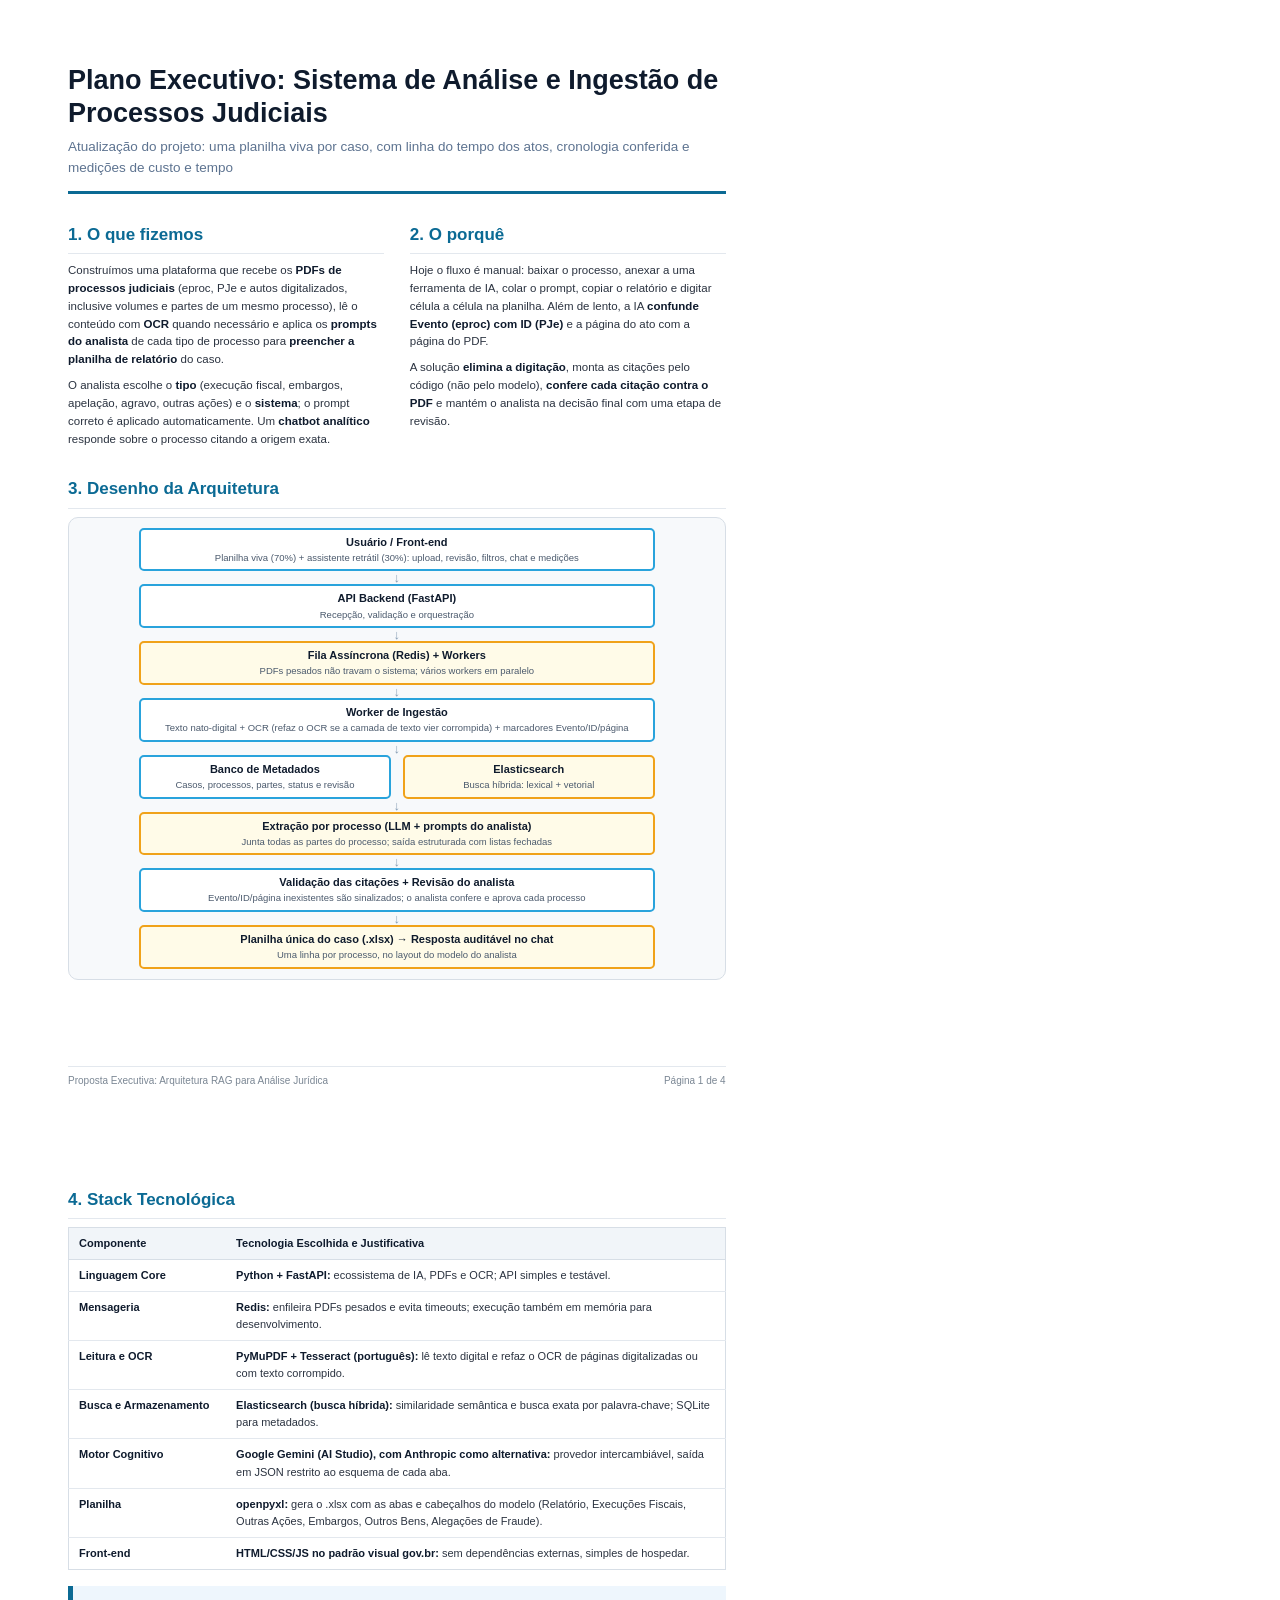
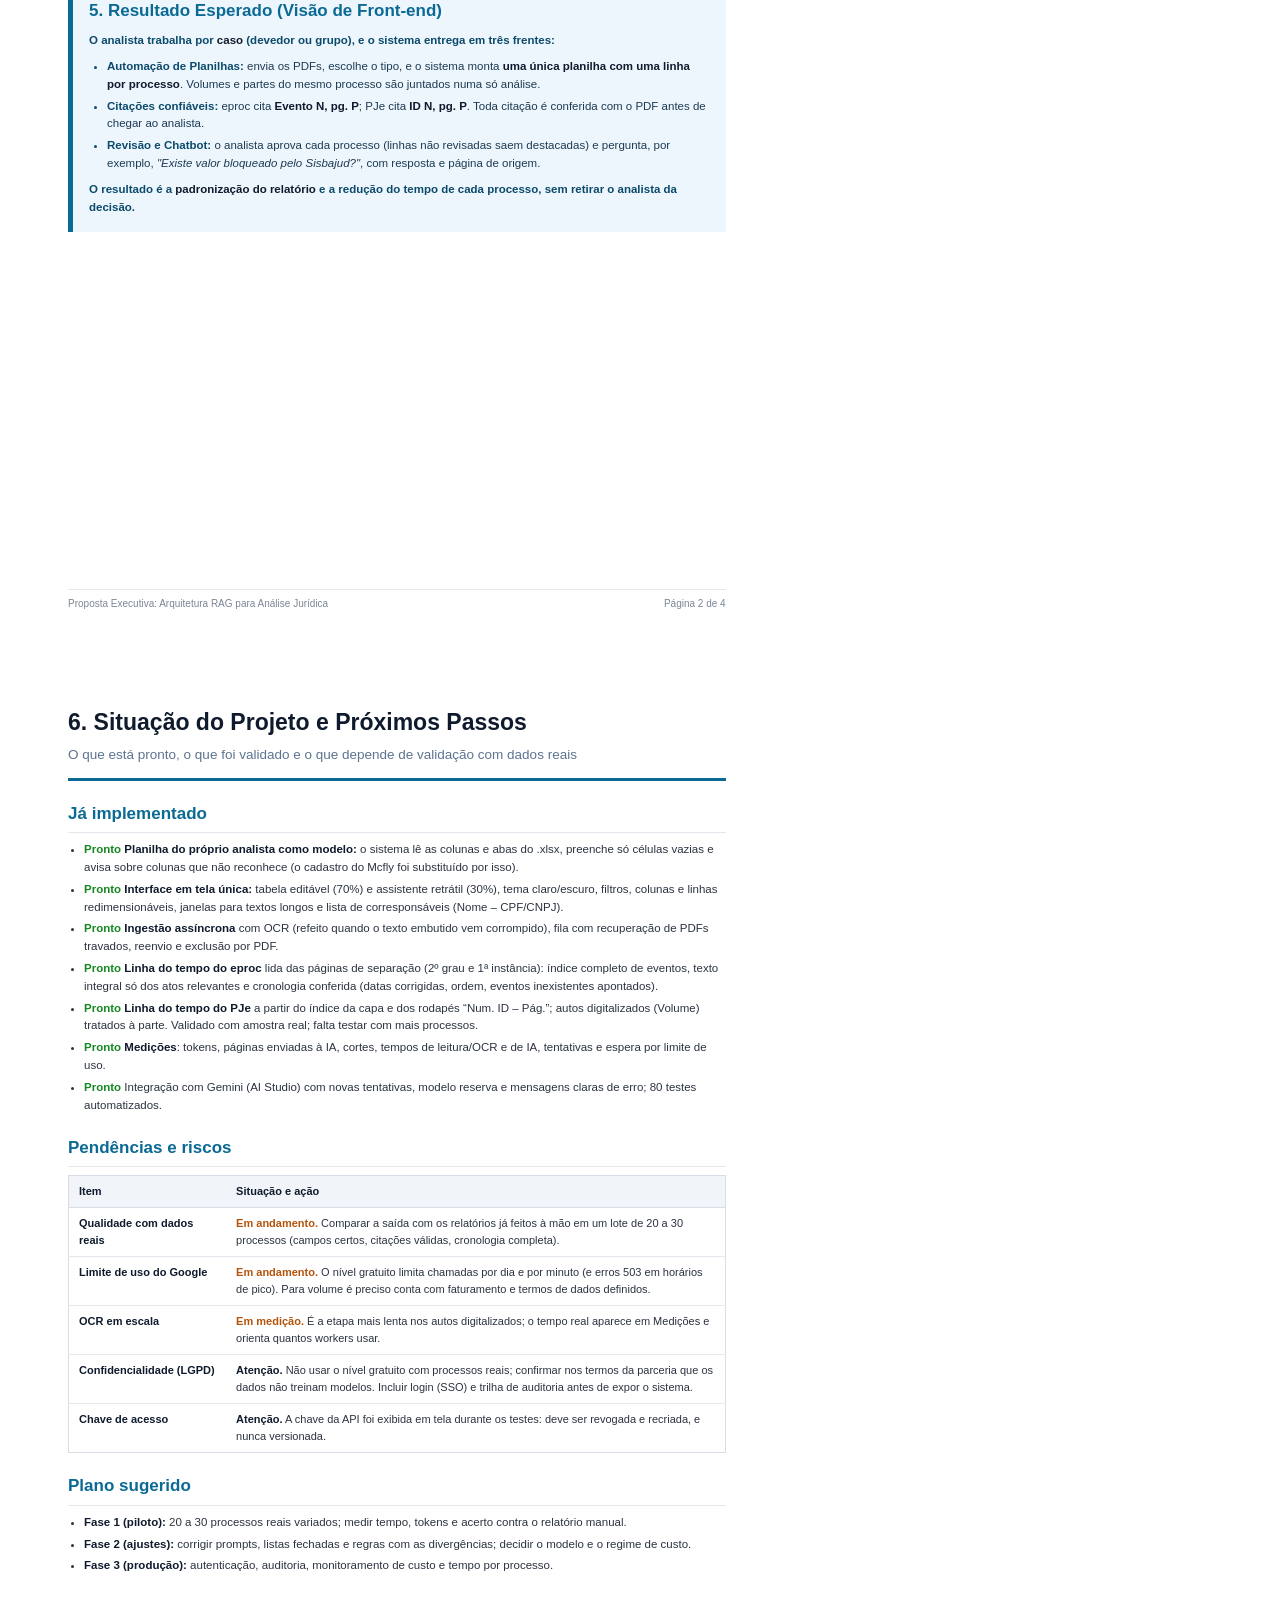
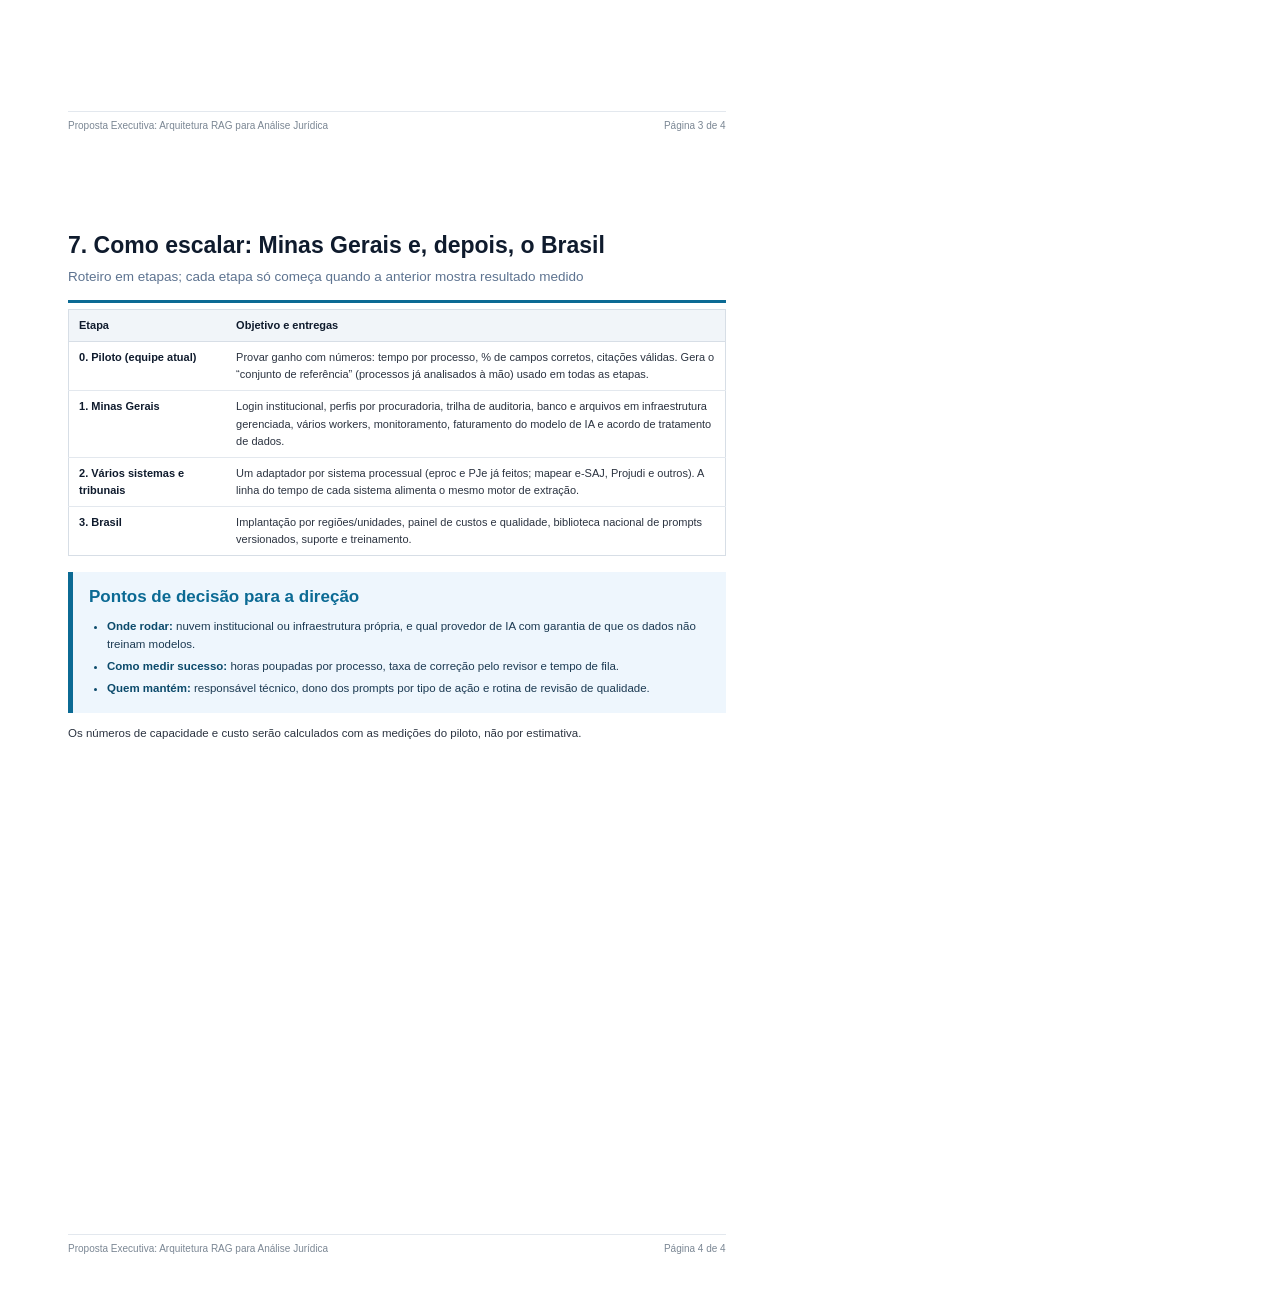
<file: docs/apresentacao.html>
<!doctype html>
<html lang="pt-BR"><head><meta charset="utf-8"><title>Plano Executivo: Sistema de Análise e Ingestão de Processos Judiciais</title>
<style>
@page{size:A4;margin:0}
*{box-sizing:border-box}
body{margin:0;font-family:Helvetica,Arial,sans-serif;color:#2b3340;font-size:11.5px;line-height:1.55}
.page{width:210mm;height:297mm;padding:17mm 18mm 14mm;position:relative;page-break-after:always;overflow:hidden}
.page:last-child{page-break-after:auto}
h1{font-size:27px;line-height:1.2;color:#0f1b2d;margin:0 0 8px}
.sub{color:#5d7390;font-size:13.5px;margin:0 0 14px;padding-bottom:12px;border-bottom:3px solid #0b6a94}
h2{font-size:17px;color:#0b6a94;margin:20px 0 8px;padding-bottom:5px;border-bottom:1px solid #e3e8ee}
.cols{display:grid;grid-template-columns:1fr 1fr;gap:26px}
.cols h2{margin-top:14px}
p{margin:0 0 8px}
b{color:#0f1b2d}
.diagram{background:#f7f9fb;border:1px solid #d7dee6;border-radius:10px;padding:10px 70px}
.box{border:2px solid #29a3dc;border-radius:5px;background:#fff;text-align:center;padding:4px 10px;font-weight:700;color:#0f1b2d;font-size:11px}
.box small{display:block;font-weight:400;color:#4b5a6d;font-size:9.5px}
.box.y{background:#fffbe8;border-color:#f0a21a}
.arrow{text-align:center;color:#8aa0b6;font-size:13px;line-height:11px;margin:1px 0}
.two{display:grid;grid-template-columns:1fr 1fr;gap:12px}
table{width:100%;border-collapse:collapse;border:1px solid #d7dee6;font-size:11px}
th{background:#f1f5f9;text-align:left;padding:7px 10px;color:#0f1b2d;border-bottom:1px solid #d7dee6}
td{padding:7px 10px;border-top:1px solid #e3e8ee;vertical-align:top}
td:first-child{font-weight:700;color:#0f1b2d;width:24%}
.result{background:#eef6fd;border-left:5px solid #0b6a94;padding:12px 16px 8px;margin-top:16px}
.result h2{border:0;margin:0 0 8px;padding:0}
.result p,.result li{color:#0b4a6b;font-weight:700}
.result ul{margin:4px 0 8px 18px;padding:0}
.result li{margin-bottom:4px}
.result li span{font-weight:400;color:#1c3a52}
.ok{color:#168821;font-weight:700}.wip{color:#b45309;font-weight:700}
ul.t{margin:0 0 8px 16px;padding:0}ul.t li{margin-bottom:4px}
.foot{position:absolute;left:18mm;right:18mm;bottom:9mm;border-top:1px solid #e3e8ee;padding-top:6px;display:flex;justify-content:space-between;color:#7b8794;font-size:10px}
</style></head><body>

<!-- ================= PÁGINA 1 ================= -->
<section class="page">
<h1>Plano Executivo: Sistema de Análise e Ingestão de Processos Judiciais</h1>
<p class="sub">Atualização do projeto: uma planilha viva por caso, com linha do tempo dos atos, cronologia conferida e medições de custo e tempo</p>

<div class="cols">
<div><h2>1. O que fizemos</h2>
<p>Construímos uma plataforma que recebe os <b>PDFs de processos judiciais</b> (eproc, PJe e autos digitalizados, inclusive volumes e partes de um mesmo processo), lê o conteúdo com <b>OCR</b> quando necessário e aplica os <b>prompts do analista</b> de cada tipo de processo para <b>preencher a planilha de relatório</b> do caso.</p>
<p>O analista escolhe o <b>tipo</b> (execução fiscal, embargos, apelação, agravo, outras ações) e o <b>sistema</b>; o prompt correto é aplicado automaticamente. Um <b>chatbot analítico</b> responde sobre o processo citando a origem exata.</p></div>
<div><h2>2. O porquê</h2>
<p>Hoje o fluxo é manual: baixar o processo, anexar a uma ferramenta de IA, colar o prompt, copiar o relatório e digitar célula a célula na planilha. Além de lento, a IA <b>confunde Evento (eproc) com ID (PJe)</b> e a página do ato com a página do PDF.</p>
<p>A solução <b>elimina a digitação</b>, monta as citações pelo código (não pelo modelo), <b>confere cada citação contra o PDF</b> e mantém o analista na decisão final com uma etapa de revisão.</p></div>
</div>

<h2>3. Desenho da Arquitetura</h2>
<div class="diagram">
<div class="box">Usuário / Front-end<small>Planilha viva (70%) + assistente retrátil (30%): upload, revisão, filtros, chat e medições</small></div><div class="arrow">↓</div>
<div class="box">API Backend (FastAPI)<small>Recepção, validação e orquestração</small></div><div class="arrow">↓</div>
<div class="box y">Fila Assíncrona (Redis) + Workers<small>PDFs pesados não travam o sistema; vários workers em paralelo</small></div><div class="arrow">↓</div>
<div class="box">Worker de Ingestão<small>Texto nato-digital + OCR (refaz o OCR se a camada de texto vier corrompida) + marcadores Evento/ID/página</small></div><div class="arrow">↓</div>
<div class="two">
<div class="box">Banco de Metadados<small>Casos, processos, partes, status e revisão</small></div>
<div class="box y">Elasticsearch<small>Busca híbrida: lexical + vetorial</small></div></div>
<div class="arrow">↓</div>
<div class="box y">Extração por processo (LLM + prompts do analista)<small>Junta todas as partes do processo; saída estruturada com listas fechadas</small></div><div class="arrow">↓</div>
<div class="box">Validação das citações + Revisão do analista<small>Evento/ID/página inexistentes são sinalizados; o analista confere e aprova cada processo</small></div><div class="arrow">↓</div>
<div class="box y">Planilha única do caso (.xlsx) → Resposta auditável no chat<small>Uma linha por processo, no layout do modelo do analista</small></div>
</div>
<div class="foot"><span>Proposta Executiva: Arquitetura RAG para Análise Jurídica</span><span>Página 1 de 4</span></div>
</section>

<!-- ================= PÁGINA 2 ================= -->
<section class="page">
<h2 style="margin-top:0">4. Stack Tecnológica</h2>
<table>
<tr><th>Componente</th><th>Tecnologia Escolhida e Justificativa</th></tr>
<tr><td>Linguagem Core</td><td><b>Python + FastAPI:</b> ecossistema de IA, PDFs e OCR; API simples e testável.</td></tr>
<tr><td>Mensageria</td><td><b>Redis:</b> enfileira PDFs pesados e evita timeouts; execução também em memória para desenvolvimento.</td></tr>
<tr><td>Leitura e OCR</td><td><b>PyMuPDF + Tesseract (português):</b> lê texto digital e refaz o OCR de páginas digitalizadas ou com texto corrompido.</td></tr>
<tr><td>Busca e Armazenamento</td><td><b>Elasticsearch (busca híbrida):</b> similaridade semântica e busca exata por palavra-chave; SQLite para metadados.</td></tr>
<tr><td>Motor Cognitivo</td><td><b>Google Gemini (AI Studio), com Anthropic como alternativa:</b> provedor intercambiável, saída em JSON restrito ao esquema de cada aba.</td></tr>
<tr><td>Planilha</td><td><b>openpyxl:</b> gera o .xlsx com as abas e cabeçalhos do modelo (Relatório, Execuções Fiscais, Outras Ações, Embargos, Outros Bens, Alegações de Fraude).</td></tr>
<tr><td>Front-end</td><td><b>HTML/CSS/JS no padrão visual gov.br:</b> sem dependências externas, simples de hospedar.</td></tr>
</table>

<div class="result">
<h2>5. Resultado Esperado (Visão de Front-end)</h2>
<p>O analista trabalha por <b>caso</b> (devedor ou grupo), e o sistema entrega em três frentes:</p>
<ul>
<li>Automação de Planilhas: <span>envia os PDFs, escolhe o tipo, e o sistema monta <b>uma única planilha com uma linha por processo</b>. Volumes e partes do mesmo processo são juntados numa só análise.</span></li>
<li>Citações confiáveis: <span>eproc cita <b>Evento N, pg. P</b>; PJe cita <b>ID N, pg. P</b>. Toda citação é conferida com o PDF antes de chegar ao analista.</span></li>
<li>Revisão e Chatbot: <span>o analista aprova cada processo (linhas não revisadas saem destacadas) e pergunta, por exemplo, <i>"Existe valor bloqueado pelo Sisbajud?"</i>, com resposta e página de origem.</span></li>
</ul>
<p>O resultado é a <b>padronização do relatório</b> e a redução do tempo de cada processo, sem retirar o analista da decisão.</p>
</div>
<div class="foot"><span>Proposta Executiva: Arquitetura RAG para Análise Jurídica</span><span>Página 2 de 4</span></div>
</section>

<!-- ================= PÁGINA 3 ================= -->
<section class="page">
<h1 style="font-size:23px">6. Situação do Projeto e Próximos Passos</h1>
<p class="sub" style="margin-bottom:6px">O que está pronto, o que foi validado e o que depende de validação com dados reais</p>

<h2>Já implementado</h2>
<ul class="t">
<li><span class="ok">Pronto</span> <b>Planilha do próprio analista como modelo:</b> o sistema lê as colunas e abas do .xlsx, preenche só células vazias e avisa sobre colunas que não reconhece (o cadastro do Mcfly foi substituído por isso).</li>
<li><span class="ok">Pronto</span> <b>Interface em tela única:</b> tabela editável (70%) e assistente retrátil (30%), tema claro/escuro, filtros, colunas e linhas redimensionáveis, janelas para textos longos e lista de corresponsáveis (Nome – CPF/CNPJ).</li>
<li><span class="ok">Pronto</span> <b>Ingestão assíncrona</b> com OCR (refeito quando o texto embutido vem corrompido), fila com recuperação de PDFs travados, reenvio e exclusão por PDF.</li>
<li><span class="ok">Pronto</span> <b>Linha do tempo do eproc</b> lida das páginas de separação (2º grau e 1ª instância): índice completo de eventos, texto integral só dos atos relevantes e cronologia conferida (datas corrigidas, ordem, eventos inexistentes apontados).</li>
<li><span class="ok">Pronto</span> <b>Linha do tempo do PJe</b> a partir do índice da capa e dos rodapés “Num. ID – Pág.”; autos digitalizados (Volume) tratados à parte. Validado com amostra real; falta testar com mais processos.</li>
<li><span class="ok">Pronto</span> <b>Medições</b>: tokens, páginas enviadas à IA, cortes, tempos de leitura/OCR e de IA, tentativas e espera por limite de uso.</li>
<li><span class="ok">Pronto</span> Integração com Gemini (AI Studio) com novas tentativas, modelo reserva e mensagens claras de erro; 80 testes automatizados.</li>
</ul>

<h2>Pendências e riscos</h2>
<table>
<tr><th>Item</th><th>Situação e ação</th></tr>
<tr><td>Qualidade com dados reais</td><td><span class="wip">Em andamento.</span> Comparar a saída com os relatórios já feitos à mão em um lote de 20 a 30 processos (campos certos, citações válidas, cronologia completa).</td></tr>
<tr><td>Limite de uso do Google</td><td><span class="wip">Em andamento.</span> O nível gratuito limita chamadas por dia e por minuto (e erros 503 em horários de pico). Para volume é preciso conta com faturamento e termos de dados definidos.</td></tr>
<tr><td>OCR em escala</td><td><span class="wip">Em medição.</span> É a etapa mais lenta nos autos digitalizados; o tempo real aparece em Medições e orienta quantos workers usar.</td></tr>
<tr><td>Confidencialidade (LGPD)</td><td><b>Atenção.</b> Não usar o nível gratuito com processos reais; confirmar nos termos da parceria que os dados não treinam modelos. Incluir login (SSO) e trilha de auditoria antes de expor o sistema.</td></tr>
<tr><td>Chave de acesso</td><td><b>Atenção.</b> A chave da API foi exibida em tela durante os testes: deve ser revogada e recriada, e nunca versionada.</td></tr>
</table>

<h2>Plano sugerido</h2>
<ul class="t">
<li><b>Fase 1 (piloto):</b> 20 a 30 processos reais variados; medir tempo, tokens e acerto contra o relatório manual.</li>
<li><b>Fase 2 (ajustes):</b> corrigir prompts, listas fechadas e regras com as divergências; decidir o modelo e o regime de custo.</li>
<li><b>Fase 3 (produção):</b> autenticação, auditoria, monitoramento de custo e tempo por processo.</li>
</ul>
<div class="foot"><span>Proposta Executiva: Arquitetura RAG para Análise Jurídica</span><span>Página 3 de 4</span></div>
</section>

<!-- ================= PÁGINA 4 ================= -->
<section class="page">
<h1 style="font-size:23px">7. Como escalar: Minas Gerais e, depois, o Brasil</h1>
<p class="sub" style="margin-bottom:6px">Roteiro em etapas; cada etapa só começa quando a anterior mostra resultado medido</p>
<table>
<tr><th>Etapa</th><th>Objetivo e entregas</th></tr>
<tr><td>0. Piloto (equipe atual)</td><td>Provar ganho com números: tempo por processo, % de campos corretos, citações válidas. Gera o “conjunto de referência” (processos já analisados à mão) usado em todas as etapas.</td></tr>
<tr><td>1. Minas Gerais</td><td>Login institucional, perfis por procuradoria, trilha de auditoria, banco e arquivos em infraestrutura gerenciada, vários workers, monitoramento, faturamento do modelo de IA e acordo de tratamento de dados.</td></tr>
<tr><td>2. Vários sistemas e tribunais</td><td>Um adaptador por sistema processual (eproc e PJe já feitos; mapear e-SAJ, Projudi e outros). A linha do tempo de cada sistema alimenta o mesmo motor de extração.</td></tr>
<tr><td>3. Brasil</td><td>Implantação por regiões/unidades, painel de custos e qualidade, biblioteca nacional de prompts versionados, suporte e treinamento.</td></tr>
</table>
<div class="result">
<h2>Pontos de decisão para a direção</h2>
<ul>
<li>Onde rodar: <span>nuvem institucional ou infraestrutura própria, e qual provedor de IA com garantia de que os dados não treinam modelos.</span></li>
<li>Como medir sucesso: <span>horas poupadas por processo, taxa de correção pelo revisor e tempo de fila.</span></li>
<li>Quem mantém: <span>responsável técnico, dono dos prompts por tipo de ação e rotina de revisão de qualidade.</span></li>
</ul>
</div>
<p style="margin-top:12px">Os números de capacidade e custo serão calculados com as medições do piloto, não por estimativa.</p>
<div class="foot"><span>Proposta Executiva: Arquitetura RAG para Análise Jurídica</span><span>Página 4 de 4</span></div>
</section>
</body></html>
</file>
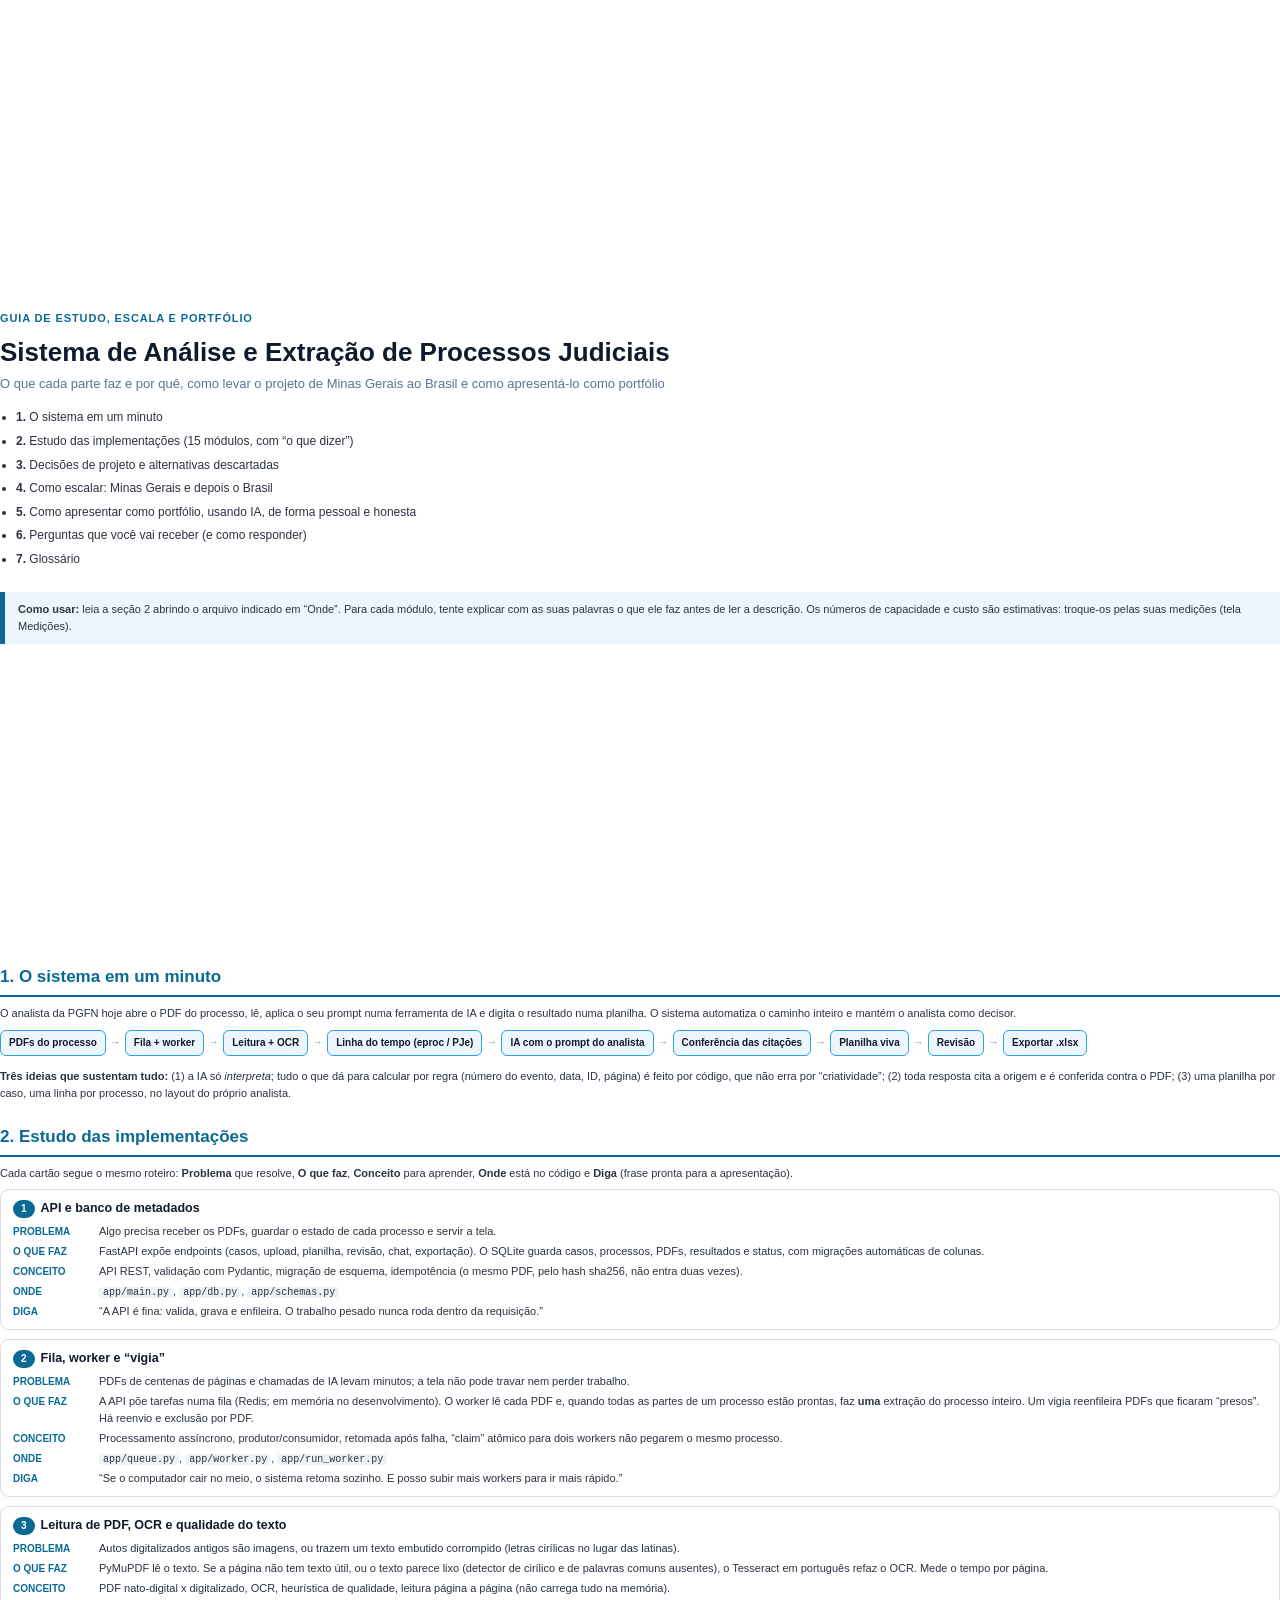
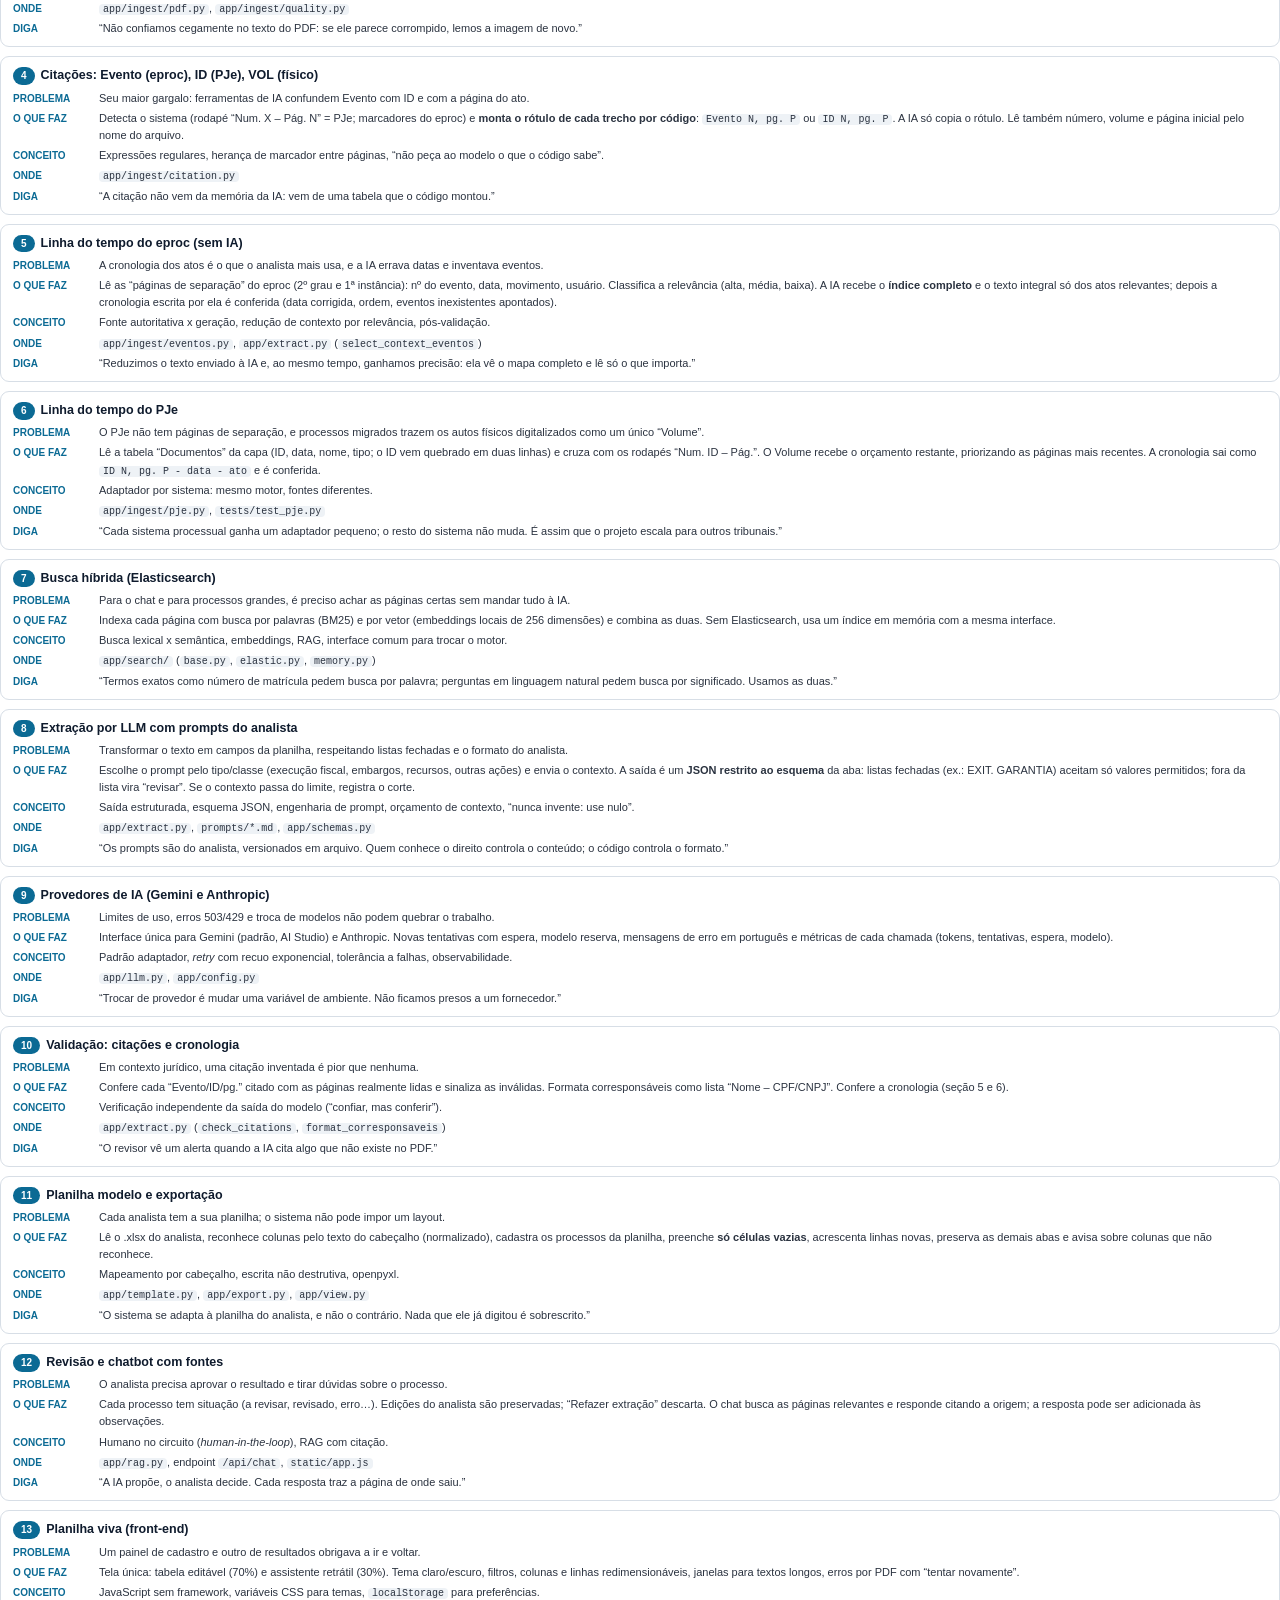
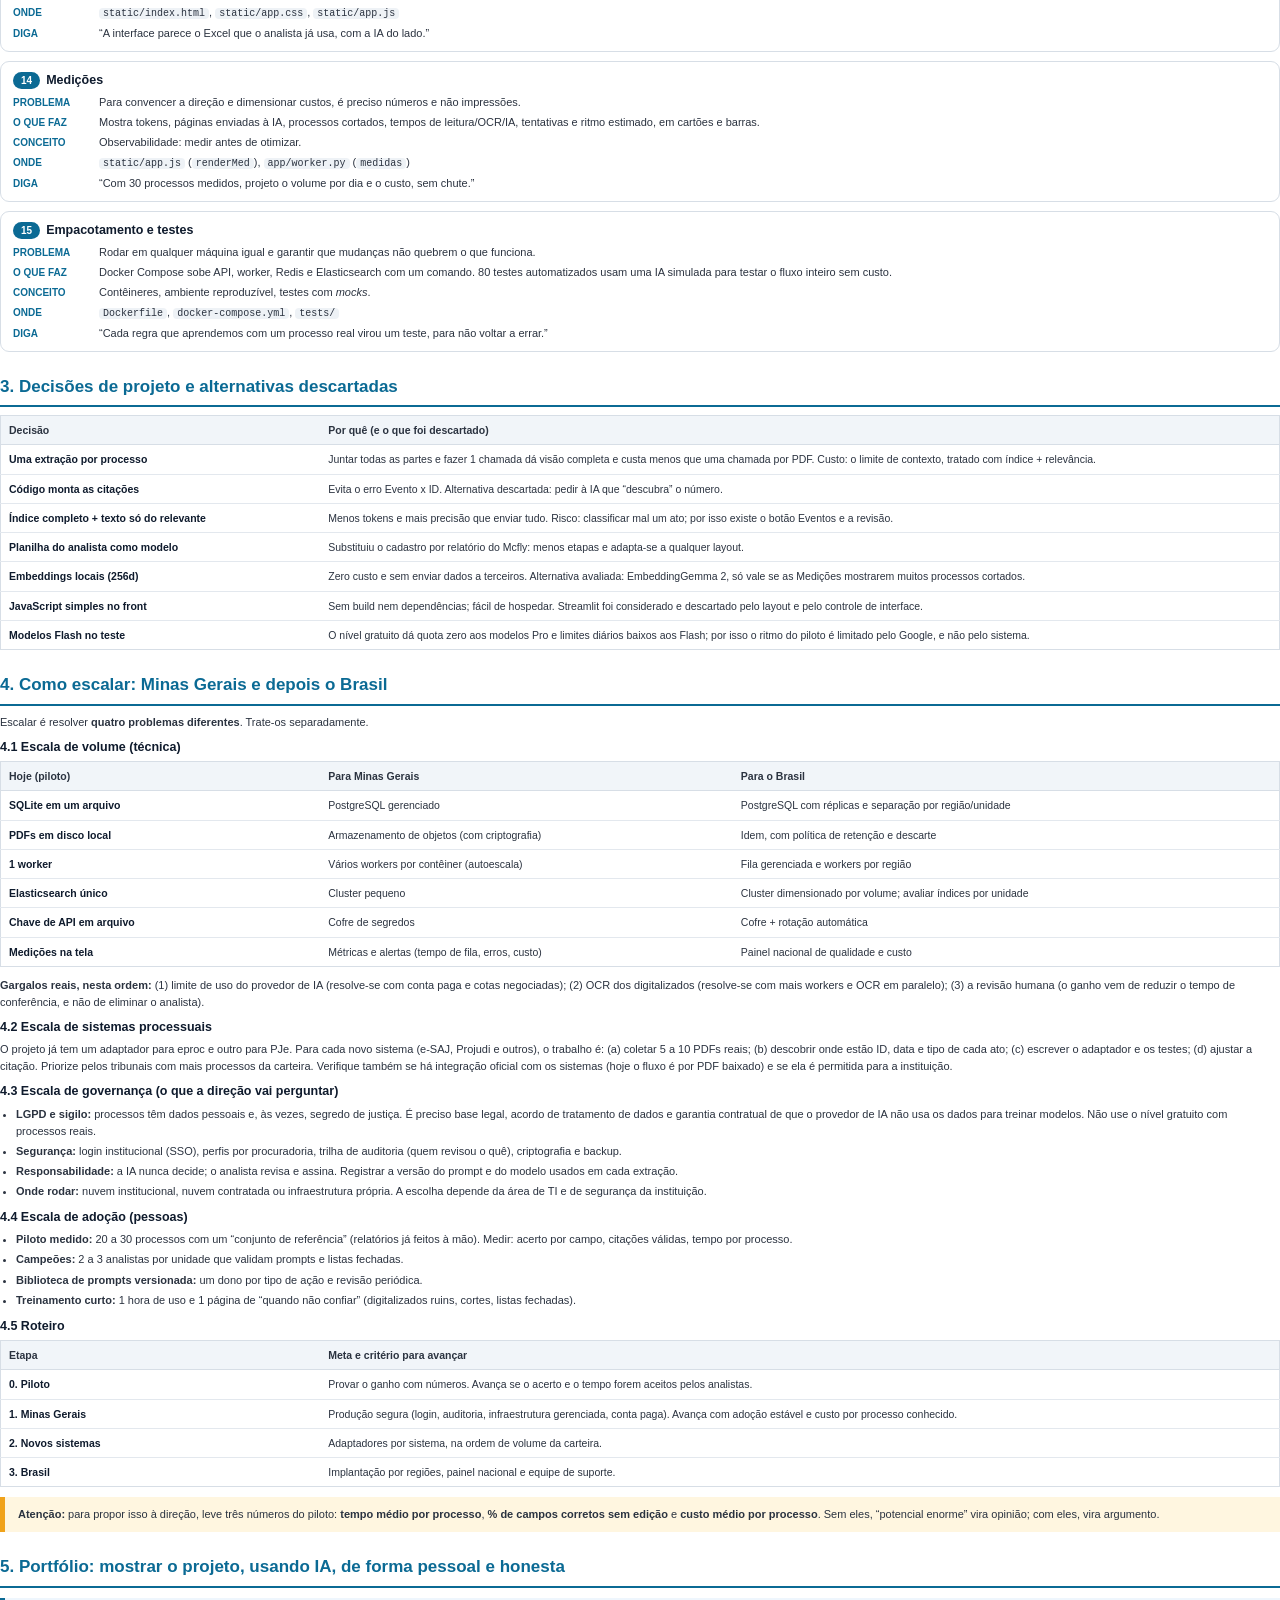
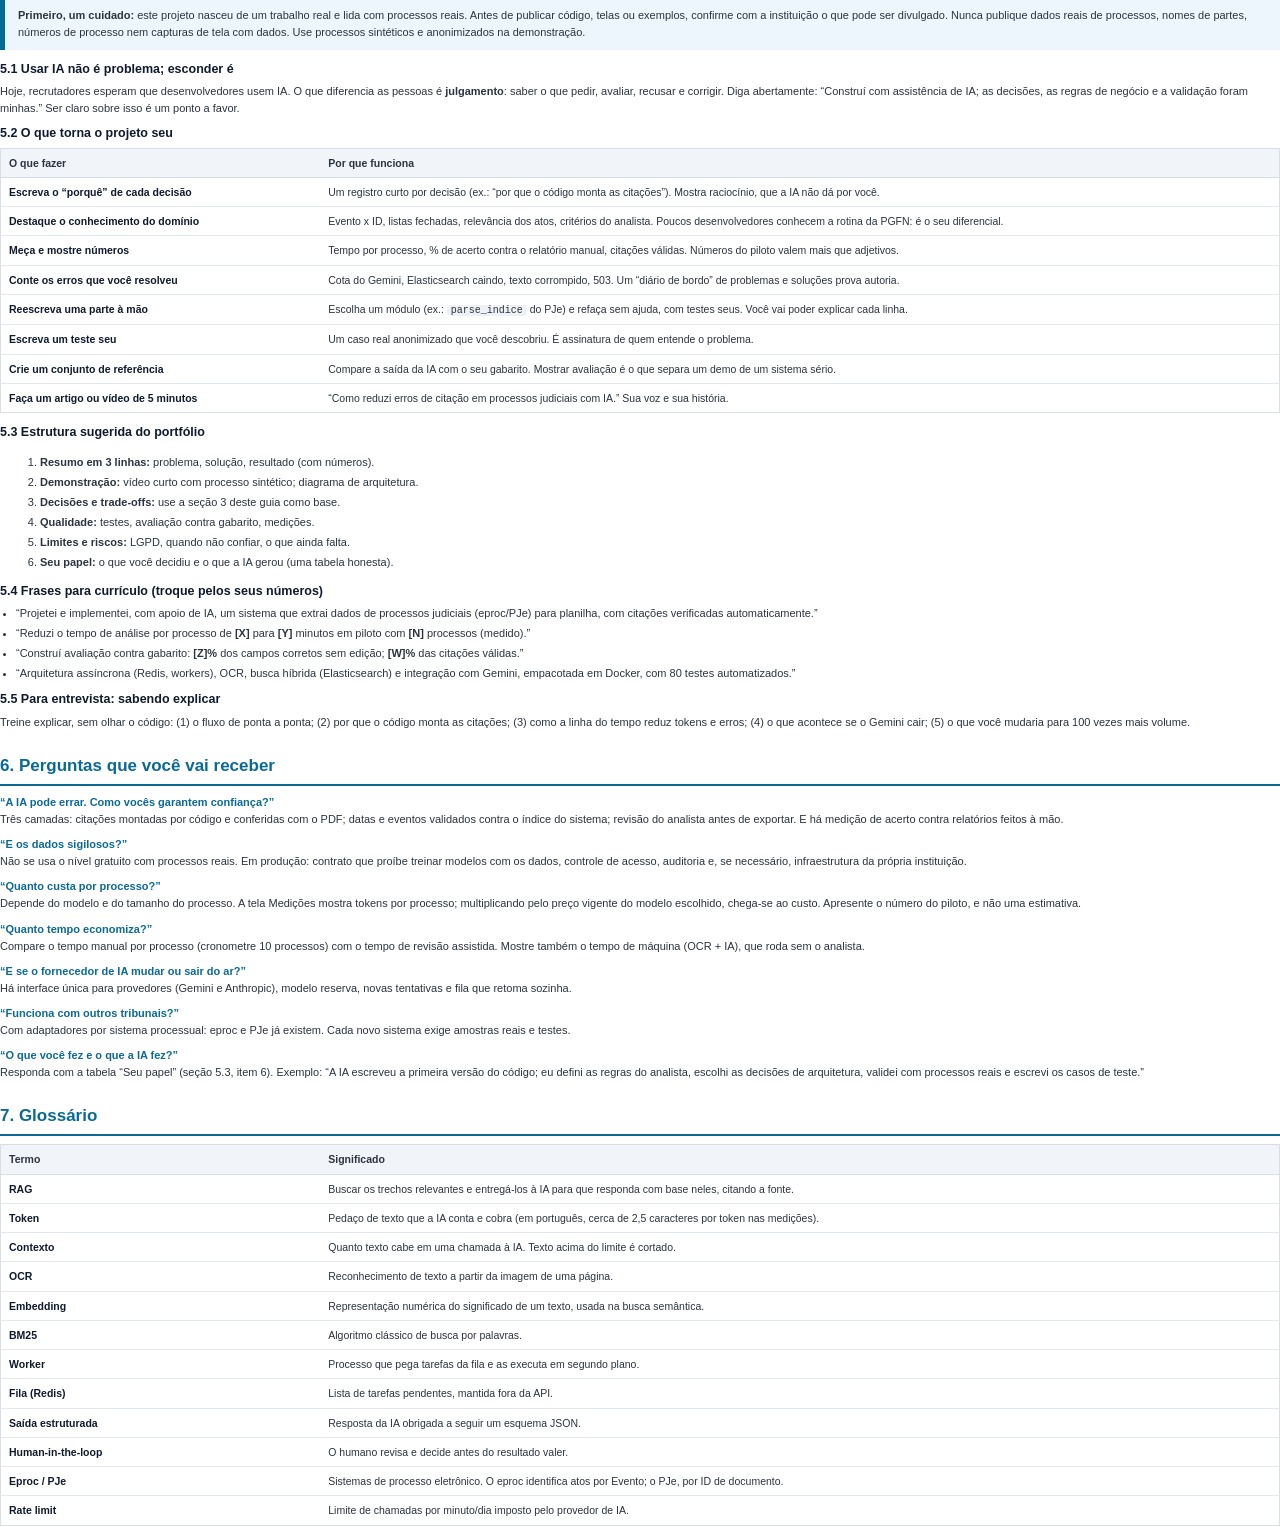
<file: docs/guia_estudo.html>
<!doctype html>
<html lang="pt-BR"><head><meta charset="utf-8"><title>Guia de Estudo, Escala e Portfólio</title>
<style>
@page{size:A4;margin:16mm 16mm 18mm}
*{box-sizing:border-box}
body{margin:0;font-family:Helvetica,Arial,sans-serif;color:#2b3340;font-size:11px;line-height:1.55}
h1{font-size:26px;color:#0f1b2d;margin:0 0 6px;line-height:1.2}
h2{font-size:17px;color:#0b6a94;margin:22px 0 8px;padding-bottom:5px;border-bottom:2px solid #0b6a94;break-after:avoid}
h3{font-size:12.5px;color:#0f1b2d;margin:0 0 4px}
p{margin:0 0 7px}ul{margin:0 0 8px 16px;padding:0}li{margin-bottom:3px}
.sub{color:#5d7390;font-size:13px;margin:0 0 14px}
.cover{height:255mm;display:flex;flex-direction:column;justify-content:center;break-after:page}
.cover .tag{color:#0b6a94;font-weight:700;letter-spacing:.08em;font-size:11px;margin-bottom:10px}
.toc li{margin-bottom:5px;font-size:12px}
.card{border:1px solid #d7dee6;border-radius:9px;padding:9px 12px;margin:0 0 9px;break-inside:avoid;background:#fff}
.card h3 span{display:inline-block;background:#0b6a94;color:#fff;border-radius:99px;font-size:10px;padding:1px 8px;margin-right:6px}
.card dl{margin:0;display:grid;grid-template-columns:78px 1fr;gap:3px 8px}
.card dt{font-weight:700;color:#0b6a94;font-size:10px;text-transform:uppercase;padding-top:1px}.card dd{margin:0}
code{background:#eef2f6;border-radius:4px;padding:0 4px;font-size:10px}
table{width:100%;border-collapse:collapse;border:1px solid #d7dee6;margin:0 0 10px;font-size:10.5px;break-inside:avoid}
th{background:#f1f5f9;text-align:left;padding:6px 8px;border-bottom:1px solid #d7dee6}td{padding:6px 8px;border-top:1px solid #e3e8ee;vertical-align:top}
td:first-child{font-weight:700;color:#0f1b2d;width:25%}
.note{background:#eef6fd;border-left:5px solid #0b6a94;padding:9px 13px;margin:10px 0;break-inside:avoid}
.warn{background:#fff6e0;border-left:5px solid #f0a21a;padding:9px 13px;margin:10px 0;break-inside:avoid}
.flow{display:flex;flex-wrap:wrap;gap:4px;align-items:center;margin:8px 0 12px}
.flow b{background:#eef6fd;border:1px solid #29a3dc;border-radius:6px;padding:4px 8px;font-size:10px;color:#0f1b2d}.flow i{color:#8aa0b6;font-style:normal}
.q{break-inside:avoid;margin-bottom:8px}.q b{color:#0b6a94}
</style></head><body>

<section class="cover">
<div class="tag">GUIA DE ESTUDO, ESCALA E PORTFÓLIO</div>
<h1>Sistema de Análise e Extração de Processos Judiciais</h1>
<p class="sub">O que cada parte faz e por quê, como levar o projeto de Minas Gerais ao Brasil e como apresentá-lo como portfólio</p>
<ul class="toc">
<li><b>1.</b> O sistema em um minuto</li>
<li><b>2.</b> Estudo das implementações (15 módulos, com “o que dizer”)</li>
<li><b>3.</b> Decisões de projeto e alternativas descartadas</li>
<li><b>4.</b> Como escalar: Minas Gerais e depois o Brasil</li>
<li><b>5.</b> Como apresentar como portfólio, usando IA, de forma pessoal e honesta</li>
<li><b>6.</b> Perguntas que você vai receber (e como responder)</li>
<li><b>7.</b> Glossário</li>
</ul>
<div class="note"><b>Como usar:</b> leia a seção 2 abrindo o arquivo indicado em “Onde”. Para cada módulo, tente explicar com as suas palavras o que ele faz antes de ler a descrição. Os números de capacidade e custo são estimativas: troque-os pelas suas medições (tela Medições).</div>
</section>

<h2 style="margin-top:0">1. O sistema em um minuto</h2>
<p>O analista da PGFN hoje abre o PDF do processo, lê, aplica o seu prompt numa ferramenta de IA e digita o resultado numa planilha. O sistema automatiza o caminho inteiro e mantém o analista como decisor.</p>
<div class="flow"><b>PDFs do processo</b><i>→</i><b>Fila + worker</b><i>→</i><b>Leitura + OCR</b><i>→</i><b>Linha do tempo (eproc / PJe)</b><i>→</i><b>IA com o prompt do analista</b><i>→</i><b>Conferência das citações</b><i>→</i><b>Planilha viva</b><i>→</i><b>Revisão</b><i>→</i><b>Exportar .xlsx</b></div>
<p><b>Três ideias que sustentam tudo:</b> (1) a IA só <i>interpreta</i>; tudo o que dá para calcular por regra (número do evento, data, ID, página) é feito por código, que não erra por “criatividade”; (2) toda resposta cita a origem e é conferida contra o PDF; (3) uma planilha por caso, uma linha por processo, no layout do próprio analista.</p>

<h2>2. Estudo das implementações</h2>
<p>Cada cartão segue o mesmo roteiro: <b>Problema</b> que resolve, <b>O que faz</b>, <b>Conceito</b> para aprender, <b>Onde</b> está no código e <b>Diga</b> (frase pronta para a apresentação).</p>

<div class="card"><h3><span>1</span>API e banco de metadados</h3><dl>
<dt>Problema</dt><dd>Algo precisa receber os PDFs, guardar o estado de cada processo e servir a tela.</dd>
<dt>O que faz</dt><dd>FastAPI expõe endpoints (casos, upload, planilha, revisão, chat, exportação). O SQLite guarda casos, processos, PDFs, resultados e status, com migrações automáticas de colunas.</dd>
<dt>Conceito</dt><dd>API REST, validação com Pydantic, migração de esquema, idempotência (o mesmo PDF, pelo hash sha256, não entra duas vezes).</dd>
<dt>Onde</dt><dd><code>app/main.py</code>, <code>app/db.py</code>, <code>app/schemas.py</code></dd>
<dt>Diga</dt><dd>“A API é fina: valida, grava e enfileira. O trabalho pesado nunca roda dentro da requisição.”</dd></dl></div>

<div class="card"><h3><span>2</span>Fila, worker e “vigia”</h3><dl>
<dt>Problema</dt><dd>PDFs de centenas de páginas e chamadas de IA levam minutos; a tela não pode travar nem perder trabalho.</dd>
<dt>O que faz</dt><dd>A API põe tarefas numa fila (Redis; em memória no desenvolvimento). O worker lê cada PDF e, quando todas as partes de um processo estão prontas, faz <b>uma</b> extração do processo inteiro. Um vigia reenfileira PDFs que ficaram “presos”. Há reenvio e exclusão por PDF.</dd>
<dt>Conceito</dt><dd>Processamento assíncrono, produtor/consumidor, retomada após falha, “claim” atômico para dois workers não pegarem o mesmo processo.</dd>
<dt>Onde</dt><dd><code>app/queue.py</code>, <code>app/worker.py</code>, <code>app/run_worker.py</code></dd>
<dt>Diga</dt><dd>“Se o computador cair no meio, o sistema retoma sozinho. E posso subir mais workers para ir mais rápido.”</dd></dl></div>

<div class="card"><h3><span>3</span>Leitura de PDF, OCR e qualidade do texto</h3><dl>
<dt>Problema</dt><dd>Autos digitalizados antigos são imagens, ou trazem um texto embutido corrompido (letras cirílicas no lugar das latinas).</dd>
<dt>O que faz</dt><dd>PyMuPDF lê o texto. Se a página não tem texto útil, ou o texto parece lixo (detector de cirílico e de palavras comuns ausentes), o Tesseract em português refaz o OCR. Mede o tempo por página.</dd>
<dt>Conceito</dt><dd>PDF nato-digital x digitalizado, OCR, heurística de qualidade, leitura página a página (não carrega tudo na memória).</dd>
<dt>Onde</dt><dd><code>app/ingest/pdf.py</code>, <code>app/ingest/quality.py</code></dd>
<dt>Diga</dt><dd>“Não confiamos cegamente no texto do PDF: se ele parece corrompido, lemos a imagem de novo.”</dd></dl></div>

<div class="card"><h3><span>4</span>Citações: Evento (eproc), ID (PJe), VOL (físico)</h3><dl>
<dt>Problema</dt><dd>Seu maior gargalo: ferramentas de IA confundem Evento com ID e com a página do ato.</dd>
<dt>O que faz</dt><dd>Detecta o sistema (rodapé “Num. X – Pág. N” = PJe; marcadores do eproc) e <b>monta o rótulo de cada trecho por código</b>: <code>Evento N, pg. P</code> ou <code>ID N, pg. P</code>. A IA só copia o rótulo. Lê também número, volume e página inicial pelo nome do arquivo.</dd>
<dt>Conceito</dt><dd>Expressões regulares, herança de marcador entre páginas, “não peça ao modelo o que o código sabe”.</dd>
<dt>Onde</dt><dd><code>app/ingest/citation.py</code></dd>
<dt>Diga</dt><dd>“A citação não vem da memória da IA: vem de uma tabela que o código montou.”</dd></dl></div>

<div class="card"><h3><span>5</span>Linha do tempo do eproc (sem IA)</h3><dl>
<dt>Problema</dt><dd>A cronologia dos atos é o que o analista mais usa, e a IA errava datas e inventava eventos.</dd>
<dt>O que faz</dt><dd>Lê as “páginas de separação” do eproc (2º grau e 1ª instância): nº do evento, data, movimento, usuário. Classifica a relevância (alta, média, baixa). A IA recebe o <b>índice completo</b> e o texto integral só dos atos relevantes; depois a cronologia escrita por ela é conferida (data corrigida, ordem, eventos inexistentes apontados).</dd>
<dt>Conceito</dt><dd>Fonte autoritativa x geração, redução de contexto por relevância, pós-validação.</dd>
<dt>Onde</dt><dd><code>app/ingest/eventos.py</code>, <code>app/extract.py</code> (<code>select_context_eventos</code>)</dd>
<dt>Diga</dt><dd>“Reduzimos o texto enviado à IA e, ao mesmo tempo, ganhamos precisão: ela vê o mapa completo e lê só o que importa.”</dd></dl></div>

<div class="card"><h3><span>6</span>Linha do tempo do PJe</h3><dl>
<dt>Problema</dt><dd>O PJe não tem páginas de separação, e processos migrados trazem os autos físicos digitalizados como um único “Volume”.</dd>
<dt>O que faz</dt><dd>Lê a tabela “Documentos” da capa (ID, data, nome, tipo; o ID vem quebrado em duas linhas) e cruza com os rodapés “Num. ID – Pág.”. O Volume recebe o orçamento restante, priorizando as páginas mais recentes. A cronologia sai como <code>ID N, pg. P - data - ato</code> e é conferida.</dd>
<dt>Conceito</dt><dd>Adaptador por sistema: mesmo motor, fontes diferentes.</dd>
<dt>Onde</dt><dd><code>app/ingest/pje.py</code>, <code>tests/test_pje.py</code></dd>
<dt>Diga</dt><dd>“Cada sistema processual ganha um adaptador pequeno; o resto do sistema não muda. É assim que o projeto escala para outros tribunais.”</dd></dl></div>

<div class="card"><h3><span>7</span>Busca híbrida (Elasticsearch)</h3><dl>
<dt>Problema</dt><dd>Para o chat e para processos grandes, é preciso achar as páginas certas sem mandar tudo à IA.</dd>
<dt>O que faz</dt><dd>Indexa cada página com busca por palavras (BM25) e por vetor (embeddings locais de 256 dimensões) e combina as duas. Sem Elasticsearch, usa um índice em memória com a mesma interface.</dd>
<dt>Conceito</dt><dd>Busca lexical x semântica, embeddings, RAG, interface comum para trocar o motor.</dd>
<dt>Onde</dt><dd><code>app/search/</code> (<code>base.py</code>, <code>elastic.py</code>, <code>memory.py</code>)</dd>
<dt>Diga</dt><dd>“Termos exatos como número de matrícula pedem busca por palavra; perguntas em linguagem natural pedem busca por significado. Usamos as duas.”</dd></dl></div>

<div class="card"><h3><span>8</span>Extração por LLM com prompts do analista</h3><dl>
<dt>Problema</dt><dd>Transformar o texto em campos da planilha, respeitando listas fechadas e o formato do analista.</dd>
<dt>O que faz</dt><dd>Escolhe o prompt pelo tipo/classe (execução fiscal, embargos, recursos, outras ações) e envia o contexto. A saída é um <b>JSON restrito ao esquema</b> da aba: listas fechadas (ex.: EXIT. GARANTIA) aceitam só valores permitidos; fora da lista vira “revisar”. Se o contexto passa do limite, registra o corte.</dd>
<dt>Conceito</dt><dd>Saída estruturada, esquema JSON, engenharia de prompt, orçamento de contexto, “nunca invente: use nulo”.</dd>
<dt>Onde</dt><dd><code>app/extract.py</code>, <code>prompts/*.md</code>, <code>app/schemas.py</code></dd>
<dt>Diga</dt><dd>“Os prompts são do analista, versionados em arquivo. Quem conhece o direito controla o conteúdo; o código controla o formato.”</dd></dl></div>

<div class="card"><h3><span>9</span>Provedores de IA (Gemini e Anthropic)</h3><dl>
<dt>Problema</dt><dd>Limites de uso, erros 503/429 e troca de modelos não podem quebrar o trabalho.</dd>
<dt>O que faz</dt><dd>Interface única para Gemini (padrão, AI Studio) e Anthropic. Novas tentativas com espera, modelo reserva, mensagens de erro em português e métricas de cada chamada (tokens, tentativas, espera, modelo).</dd>
<dt>Conceito</dt><dd>Padrão adaptador, <i>retry</i> com recuo exponencial, tolerância a falhas, observabilidade.</dd>
<dt>Onde</dt><dd><code>app/llm.py</code>, <code>app/config.py</code></dd>
<dt>Diga</dt><dd>“Trocar de provedor é mudar uma variável de ambiente. Não ficamos presos a um fornecedor.”</dd></dl></div>

<div class="card"><h3><span>10</span>Validação: citações e cronologia</h3><dl>
<dt>Problema</dt><dd>Em contexto jurídico, uma citação inventada é pior que nenhuma.</dd>
<dt>O que faz</dt><dd>Confere cada “Evento/ID/pg.” citado com as páginas realmente lidas e sinaliza as inválidas. Formata corresponsáveis como lista “Nome – CPF/CNPJ”. Confere a cronologia (seção 5 e 6).</dd>
<dt>Conceito</dt><dd>Verificação independente da saída do modelo (“confiar, mas conferir”).</dd>
<dt>Onde</dt><dd><code>app/extract.py</code> (<code>check_citations</code>, <code>format_corresponsaveis</code>)</dd>
<dt>Diga</dt><dd>“O revisor vê um alerta quando a IA cita algo que não existe no PDF.”</dd></dl></div>

<div class="card"><h3><span>11</span>Planilha modelo e exportação</h3><dl>
<dt>Problema</dt><dd>Cada analista tem a sua planilha; o sistema não pode impor um layout.</dd>
<dt>O que faz</dt><dd>Lê o .xlsx do analista, reconhece colunas pelo texto do cabeçalho (normalizado), cadastra os processos da planilha, preenche <b>só células vazias</b>, acrescenta linhas novas, preserva as demais abas e avisa sobre colunas que não reconhece.</dd>
<dt>Conceito</dt><dd>Mapeamento por cabeçalho, escrita não destrutiva, openpyxl.</dd>
<dt>Onde</dt><dd><code>app/template.py</code>, <code>app/export.py</code>, <code>app/view.py</code></dd>
<dt>Diga</dt><dd>“O sistema se adapta à planilha do analista, e não o contrário. Nada que ele já digitou é sobrescrito.”</dd></dl></div>

<div class="card"><h3><span>12</span>Revisão e chatbot com fontes</h3><dl>
<dt>Problema</dt><dd>O analista precisa aprovar o resultado e tirar dúvidas sobre o processo.</dd>
<dt>O que faz</dt><dd>Cada processo tem situação (a revisar, revisado, erro…). Edições do analista são preservadas; “Refazer extração” descarta. O chat busca as páginas relevantes e responde citando a origem; a resposta pode ser adicionada às observações.</dd>
<dt>Conceito</dt><dd>Humano no circuito (<i>human-in-the-loop</i>), RAG com citação.</dd>
<dt>Onde</dt><dd><code>app/rag.py</code>, endpoint <code>/api/chat</code>, <code>static/app.js</code></dd>
<dt>Diga</dt><dd>“A IA propõe, o analista decide. Cada resposta traz a página de onde saiu.”</dd></dl></div>

<div class="card"><h3><span>13</span>Planilha viva (front-end)</h3><dl>
<dt>Problema</dt><dd>Um painel de cadastro e outro de resultados obrigava a ir e voltar.</dd>
<dt>O que faz</dt><dd>Tela única: tabela editável (70%) e assistente retrátil (30%). Tema claro/escuro, filtros, colunas e linhas redimensionáveis, janelas para textos longos, erros por PDF com “tentar novamente”.</dd>
<dt>Conceito</dt><dd>JavaScript sem framework, variáveis CSS para temas, <code>localStorage</code> para preferências.</dd>
<dt>Onde</dt><dd><code>static/index.html</code>, <code>static/app.css</code>, <code>static/app.js</code></dd>
<dt>Diga</dt><dd>“A interface parece o Excel que o analista já usa, com a IA do lado.”</dd></dl></div>

<div class="card"><h3><span>14</span>Medições</h3><dl>
<dt>Problema</dt><dd>Para convencer a direção e dimensionar custos, é preciso números e não impressões.</dd>
<dt>O que faz</dt><dd>Mostra tokens, páginas enviadas à IA, processos cortados, tempos de leitura/OCR/IA, tentativas e ritmo estimado, em cartões e barras.</dd>
<dt>Conceito</dt><dd>Observabilidade: medir antes de otimizar.</dd>
<dt>Onde</dt><dd><code>static/app.js</code> (<code>renderMed</code>), <code>app/worker.py</code> (<code>medidas</code>)</dd>
<dt>Diga</dt><dd>“Com 30 processos medidos, projeto o volume por dia e o custo, sem chute.”</dd></dl></div>

<div class="card"><h3><span>15</span>Empacotamento e testes</h3><dl>
<dt>Problema</dt><dd>Rodar em qualquer máquina igual e garantir que mudanças não quebrem o que funciona.</dd>
<dt>O que faz</dt><dd>Docker Compose sobe API, worker, Redis e Elasticsearch com um comando. 80 testes automatizados usam uma IA simulada para testar o fluxo inteiro sem custo.</dd>
<dt>Conceito</dt><dd>Contêineres, ambiente reproduzível, testes com <i>mocks</i>.</dd>
<dt>Onde</dt><dd><code>Dockerfile</code>, <code>docker-compose.yml</code>, <code>tests/</code></dd>
<dt>Diga</dt><dd>“Cada regra que aprendemos com um processo real virou um teste, para não voltar a errar.”</dd></dl></div>

<h2>3. Decisões de projeto e alternativas descartadas</h2>
<table>
<tr><th>Decisão</th><th>Por quê (e o que foi descartado)</th></tr>
<tr><td>Uma extração por processo</td><td>Juntar todas as partes e fazer 1 chamada dá visão completa e custa menos que uma chamada por PDF. Custo: o limite de contexto, tratado com índice + relevância.</td></tr>
<tr><td>Código monta as citações</td><td>Evita o erro Evento x ID. Alternativa descartada: pedir à IA que “descubra” o número.</td></tr>
<tr><td>Índice completo + texto só do relevante</td><td>Menos tokens e mais precisão que enviar tudo. Risco: classificar mal um ato; por isso existe o botão Eventos e a revisão.</td></tr>
<tr><td>Planilha do analista como modelo</td><td>Substituiu o cadastro por relatório do Mcfly: menos etapas e adapta-se a qualquer layout.</td></tr>
<tr><td>Embeddings locais (256d)</td><td>Zero custo e sem enviar dados a terceiros. Alternativa avaliada: EmbeddingGemma 2, só vale se as Medições mostrarem muitos processos cortados.</td></tr>
<tr><td>JavaScript simples no front</td><td>Sem build nem dependências; fácil de hospedar. Streamlit foi considerado e descartado pelo layout e pelo controle de interface.</td></tr>
<tr><td>Modelos Flash no teste</td><td>O nível gratuito dá quota zero aos modelos Pro e limites diários baixos aos Flash; por isso o ritmo do piloto é limitado pelo Google, e não pelo sistema.</td></tr>
</table>

<h2>4. Como escalar: Minas Gerais e depois o Brasil</h2>
<p>Escalar é resolver <b>quatro problemas diferentes</b>. Trate-os separadamente.</p>
<h3>4.1 Escala de volume (técnica)</h3>
<table>
<tr><th>Hoje (piloto)</th><th>Para Minas Gerais</th><th>Para o Brasil</th></tr>
<tr><td>SQLite em um arquivo</td><td>PostgreSQL gerenciado</td><td>PostgreSQL com réplicas e separação por região/unidade</td></tr>
<tr><td>PDFs em disco local</td><td>Armazenamento de objetos (com criptografia)</td><td>Idem, com política de retenção e descarte</td></tr>
<tr><td>1 worker</td><td>Vários workers por contêiner (autoescala)</td><td>Fila gerenciada e workers por região</td></tr>
<tr><td>Elasticsearch único</td><td>Cluster pequeno</td><td>Cluster dimensionado por volume; avaliar índices por unidade</td></tr>
<tr><td>Chave de API em arquivo</td><td>Cofre de segredos</td><td>Cofre + rotação automática</td></tr>
<tr><td>Medições na tela</td><td>Métricas e alertas (tempo de fila, erros, custo)</td><td>Painel nacional de qualidade e custo</td></tr>
</table>
<p><b>Gargalos reais, nesta ordem:</b> (1) limite de uso do provedor de IA (resolve-se com conta paga e cotas negociadas); (2) OCR dos digitalizados (resolve-se com mais workers e OCR em paralelo); (3) a revisão humana (o ganho vem de reduzir o tempo de conferência, e não de eliminar o analista).</p>
<h3>4.2 Escala de sistemas processuais</h3>
<p>O projeto já tem um adaptador para eproc e outro para PJe. Para cada novo sistema (e-SAJ, Projudi e outros), o trabalho é: (a) coletar 5 a 10 PDFs reais; (b) descobrir onde estão ID, data e tipo de cada ato; (c) escrever o adaptador e os testes; (d) ajustar a citação. Priorize pelos tribunais com mais processos da carteira. Verifique também se há integração oficial com os sistemas (hoje o fluxo é por PDF baixado) e se ela é permitida para a instituição.</p>
<h3>4.3 Escala de governança (o que a direção vai perguntar)</h3>
<ul>
<li><b>LGPD e sigilo:</b> processos têm dados pessoais e, às vezes, segredo de justiça. É preciso base legal, acordo de tratamento de dados e garantia contratual de que o provedor de IA não usa os dados para treinar modelos. Não use o nível gratuito com processos reais.</li>
<li><b>Segurança:</b> login institucional (SSO), perfis por procuradoria, trilha de auditoria (quem revisou o quê), criptografia e backup.</li>
<li><b>Responsabilidade:</b> a IA nunca decide; o analista revisa e assina. Registrar a versão do prompt e do modelo usados em cada extração.</li>
<li><b>Onde rodar:</b> nuvem institucional, nuvem contratada ou infraestrutura própria. A escolha depende da área de TI e de segurança da instituição.</li>
</ul>
<h3>4.4 Escala de adoção (pessoas)</h3>
<ul>
<li><b>Piloto medido:</b> 20 a 30 processos com um “conjunto de referência” (relatórios já feitos à mão). Medir: acerto por campo, citações válidas, tempo por processo.</li>
<li><b>Campeões:</b> 2 a 3 analistas por unidade que validam prompts e listas fechadas.</li>
<li><b>Biblioteca de prompts versionada:</b> um dono por tipo de ação e revisão periódica.</li>
<li><b>Treinamento curto:</b> 1 hora de uso e 1 página de “quando não confiar” (digitalizados ruins, cortes, listas fechadas).</li>
</ul>
<h3>4.5 Roteiro</h3>
<table>
<tr><th>Etapa</th><th>Meta e critério para avançar</th></tr>
<tr><td>0. Piloto</td><td>Provar o ganho com números. Avança se o acerto e o tempo forem aceitos pelos analistas.</td></tr>
<tr><td>1. Minas Gerais</td><td>Produção segura (login, auditoria, infraestrutura gerenciada, conta paga). Avança com adoção estável e custo por processo conhecido.</td></tr>
<tr><td>2. Novos sistemas</td><td>Adaptadores por sistema, na ordem de volume da carteira.</td></tr>
<tr><td>3. Brasil</td><td>Implantação por regiões, painel nacional e equipe de suporte.</td></tr>
</table>
<div class="warn"><b>Atenção:</b> para propor isso à direção, leve três números do piloto: <b>tempo médio por processo</b>, <b>% de campos corretos sem edição</b> e <b>custo médio por processo</b>. Sem eles, “potencial enorme” vira opinião; com eles, vira argumento.</div>

<h2>5. Portfólio: mostrar o projeto, usando IA, de forma pessoal e honesta</h2>
<div class="note"><b>Primeiro, um cuidado:</b> este projeto nasceu de um trabalho real e lida com processos reais. Antes de publicar código, telas ou exemplos, confirme com a instituição o que pode ser divulgado. Nunca publique dados reais de processos, nomes de partes, números de processo nem capturas de tela com dados. Use processos sintéticos e anonimizados na demonstração.</div>
<h3>5.1 Usar IA não é problema; esconder é</h3>
<p>Hoje, recrutadores esperam que desenvolvedores usem IA. O que diferencia as pessoas é <b>julgamento</b>: saber o que pedir, avaliar, recusar e corrigir. Diga abertamente: “Construí com assistência de IA; as decisões, as regras de negócio e a validação foram minhas.” Ser claro sobre isso é um ponto a favor.</p>
<h3>5.2 O que torna o projeto seu</h3>
<table>
<tr><th>O que fazer</th><th>Por que funciona</th></tr>
<tr><td>Escreva o “porquê” de cada decisão</td><td>Um registro curto por decisão (ex.: “por que o código monta as citações”). Mostra raciocínio, que a IA não dá por você.</td></tr>
<tr><td>Destaque o conhecimento do domínio</td><td>Evento x ID, listas fechadas, relevância dos atos, critérios do analista. Poucos desenvolvedores conhecem a rotina da PGFN: é o seu diferencial.</td></tr>
<tr><td>Meça e mostre números</td><td>Tempo por processo, % de acerto contra o relatório manual, citações válidas. Números do piloto valem mais que adjetivos.</td></tr>
<tr><td>Conte os erros que você resolveu</td><td>Cota do Gemini, Elasticsearch caindo, texto corrompido, 503. Um “diário de bordo” de problemas e soluções prova autoria.</td></tr>
<tr><td>Reescreva uma parte à mão</td><td>Escolha um módulo (ex.: <code>parse_indice</code> do PJe) e refaça sem ajuda, com testes seus. Você vai poder explicar cada linha.</td></tr>
<tr><td>Escreva um teste seu</td><td>Um caso real anonimizado que você descobriu. É assinatura de quem entende o problema.</td></tr>
<tr><td>Crie um conjunto de referência</td><td>Compare a saída da IA com o seu gabarito. Mostrar avaliação é o que separa um demo de um sistema sério.</td></tr>
<tr><td>Faça um artigo ou vídeo de 5 minutos</td><td>“Como reduzi erros de citação em processos judiciais com IA.” Sua voz e sua história.</td></tr>
</table>
<h3>5.3 Estrutura sugerida do portfólio</h3>
<ol>
<li><b>Resumo em 3 linhas:</b> problema, solução, resultado (com números).</li>
<li><b>Demonstração:</b> vídeo curto com processo sintético; diagrama de arquitetura.</li>
<li><b>Decisões e trade-offs:</b> use a seção 3 deste guia como base.</li>
<li><b>Qualidade:</b> testes, avaliação contra gabarito, medições.</li>
<li><b>Limites e riscos:</b> LGPD, quando não confiar, o que ainda falta.</li>
<li><b>Seu papel:</b> o que você decidiu e o que a IA gerou (uma tabela honesta).</li>
</ol>
<h3>5.4 Frases para currículo (troque pelos seus números)</h3>
<ul>
<li>“Projetei e implementei, com apoio de IA, um sistema que extrai dados de processos judiciais (eproc/PJe) para planilha, com citações verificadas automaticamente.”</li>
<li>“Reduzi o tempo de análise por processo de <b>[X]</b> para <b>[Y]</b> minutos em piloto com <b>[N]</b> processos (medido).”</li>
<li>“Construí avaliação contra gabarito: <b>[Z]%</b> dos campos corretos sem edição; <b>[W]%</b> das citações válidas.”</li>
<li>“Arquitetura assíncrona (Redis, workers), OCR, busca híbrida (Elasticsearch) e integração com Gemini, empacotada em Docker, com 80 testes automatizados.”</li>
</ul>
<h3>5.5 Para entrevista: sabendo explicar</h3>
<p>Treine explicar, sem olhar o código: (1) o fluxo de ponta a ponta; (2) por que o código monta as citações; (3) como a linha do tempo reduz tokens e erros; (4) o que acontece se o Gemini cair; (5) o que você mudaria para 100 vezes mais volume.</p>

<h2>6. Perguntas que você vai receber</h2>
<div class="q"><b>“A IA pode errar. Como vocês garantem confiança?”</b><br>Três camadas: citações montadas por código e conferidas com o PDF; datas e eventos validados contra o índice do sistema; revisão do analista antes de exportar. E há medição de acerto contra relatórios feitos à mão.</div>
<div class="q"><b>“E os dados sigilosos?”</b><br>Não se usa o nível gratuito com processos reais. Em produção: contrato que proíbe treinar modelos com os dados, controle de acesso, auditoria e, se necessário, infraestrutura da própria instituição.</div>
<div class="q"><b>“Quanto custa por processo?”</b><br>Depende do modelo e do tamanho do processo. A tela Medições mostra tokens por processo; multiplicando pelo preço vigente do modelo escolhido, chega-se ao custo. Apresente o número do piloto, e não uma estimativa.</div>
<div class="q"><b>“Quanto tempo economiza?”</b><br>Compare o tempo manual por processo (cronometre 10 processos) com o tempo de revisão assistida. Mostre também o tempo de máquina (OCR + IA), que roda sem o analista.</div>
<div class="q"><b>“E se o fornecedor de IA mudar ou sair do ar?”</b><br>Há interface única para provedores (Gemini e Anthropic), modelo reserva, novas tentativas e fila que retoma sozinha.</div>
<div class="q"><b>“Funciona com outros tribunais?”</b><br>Com adaptadores por sistema processual: eproc e PJe já existem. Cada novo sistema exige amostras reais e testes.</div>
<div class="q"><b>“O que você fez e o que a IA fez?”</b><br>Responda com a tabela “Seu papel” (seção 5.3, item 6). Exemplo: “A IA escreveu a primeira versão do código; eu defini as regras do analista, escolhi as decisões de arquitetura, validei com processos reais e escrevi os casos de teste.”</div>

<h2>7. Glossário</h2>
<table>
<tr><th>Termo</th><th>Significado</th></tr>
<tr><td>RAG</td><td>Buscar os trechos relevantes e entregá-los à IA para que responda com base neles, citando a fonte.</td></tr>
<tr><td>Token</td><td>Pedaço de texto que a IA conta e cobra (em português, cerca de 2,5 caracteres por token nas medições).</td></tr>
<tr><td>Contexto</td><td>Quanto texto cabe em uma chamada à IA. Texto acima do limite é cortado.</td></tr>
<tr><td>OCR</td><td>Reconhecimento de texto a partir da imagem de uma página.</td></tr>
<tr><td>Embedding</td><td>Representação numérica do significado de um texto, usada na busca semântica.</td></tr>
<tr><td>BM25</td><td>Algoritmo clássico de busca por palavras.</td></tr>
<tr><td>Worker</td><td>Processo que pega tarefas da fila e as executa em segundo plano.</td></tr>
<tr><td>Fila (Redis)</td><td>Lista de tarefas pendentes, mantida fora da API.</td></tr>
<tr><td>Saída estruturada</td><td>Resposta da IA obrigada a seguir um esquema JSON.</td></tr>
<tr><td>Human-in-the-loop</td><td>O humano revisa e decide antes do resultado valer.</td></tr>
<tr><td>Eproc / PJe</td><td>Sistemas de processo eletrônico. O eproc identifica atos por Evento; o PJe, por ID de documento.</td></tr>
<tr><td>Rate limit</td><td>Limite de chamadas por minuto/dia imposto pelo provedor de IA.</td></tr>
</table>
</body></html>
</file>
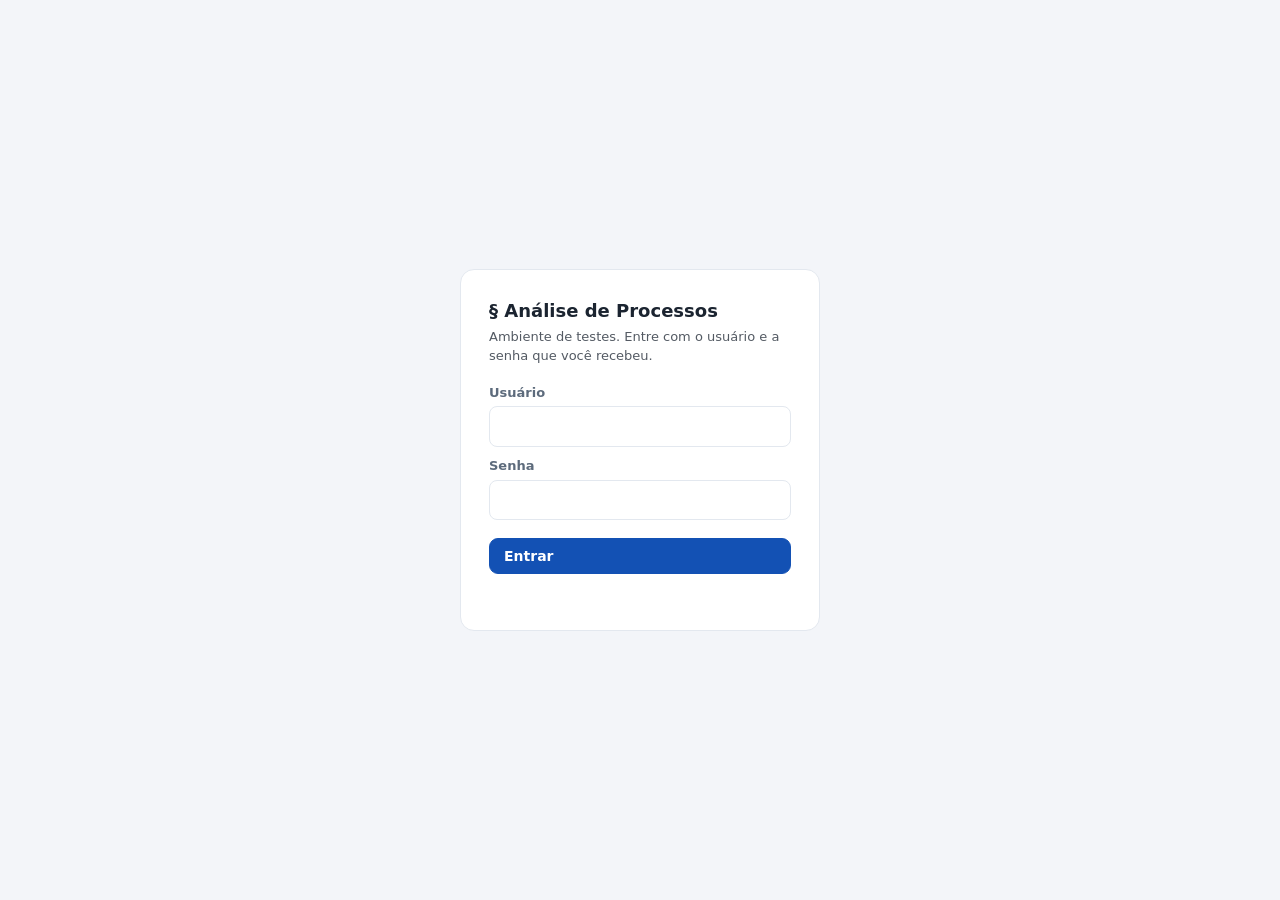
<file: static/login.html>
<!doctype html>
<html lang="pt-BR"><head><meta charset="utf-8"><meta name="viewport" content="width=device-width,initial-scale=1">
<title>Entrar · Análise de Processos</title><link rel="stylesheet" href="app.css">
<style>
  body{display:flex;align-items:center;justify-content:center;min-height:100vh;margin:0}
  .login{width:min(360px,calc(100vw - 32px));padding:28px;border:1px solid var(--line,#d0d7e2);border-radius:14px;background:var(--card,#fff)}
  .login h1{font-size:18px;margin:0 0 4px}.login p{margin:0 0 18px;font-size:13px;opacity:.75}
  .login label{display:block;font-size:13px;margin:10px 0 4px}.login input{width:100%;box-sizing:border-box;padding:9px 10px;border-radius:8px;border:1px solid var(--line,#c4ccd8);font:inherit}
  .login button{margin-top:18px;width:100%}.login .err{color:#b3261e;font-size:13px;min-height:18px;margin-top:10px}
</style></head>
<body><form class="login" id="f">
  <h1>§ Análise de Processos</h1><p>Ambiente de testes. Entre com o usuário e a senha que você recebeu.</p>
  <label for="u">Usuário</label><input id="u" autocomplete="username" required>
  <label for="p">Senha</label><input id="p" type="password" autocomplete="current-password" required>
  <button class="btn primary" type="submit">Entrar</button><div class="err" id="e"></div>
</form>
<script>
document.getElementById('f').onsubmit = async ev => {
  ev.preventDefault();
  const r = await fetch('/api/login', {method: 'POST', headers: {'Content-Type': 'application/json'},
    body: JSON.stringify({usuario: document.getElementById('u').value.trim(), senha: document.getElementById('p').value})});
  if (r.ok) location.href = '/'; else document.getElementById('e').textContent = (await r.json().catch(() => ({}))).detail || 'Não foi possível entrar.';
};
</script></body></html>
</file>
<file: static/app.css>
:root{--blue:#1351b4;--blue-d:#0c326f;--bg:#f3f5f9;--card:#fff;--ink:#1b2430;--muted:#5d6b7c;--line:#e3e8ef;--hover:#eef3fc;--yellow:#ffcd07;
  --ok:#168821;--ok-bg:#e3f5e1;--warn:#8a5a00;--warn-bg:#fff3cd;--err:#c42d12;--err-bg:#fde8e4;--sel:#e3ecfb;--r:12px;--sh:0 1px 2px #1b24300d,0 6px 20px #1b243014;--top:56px}
:root{color-scheme:light}
:root[data-theme=dark]{color-scheme:dark;--blue:#6ea2ff;--blue-d:#9bbcff;--bg:#0f1520;--card:#161f2e;--ink:#e6ebf2;--muted:#9aa8ba;--line:#2b3747;--hover:#1c2940;--sel:#1f2f4d;
  --ok:#59d07a;--ok-bg:#16301f;--warn:#f1c453;--warn-bg:#3a2f12;--err:#ff8a73;--err-bg:#3a1c17;--sh:0 1px 2px #0007}
*{box-sizing:border-box}html,body{height:100%}
body{margin:0;font:14px/1.45 system-ui,-apple-system,"Segoe UI",Roboto,Arial,sans-serif;color:var(--ink);background:var(--bg);overflow:hidden}
.hidden,[hidden]{display:none!important}.sr{position:absolute;left:-9999px}.spacer{flex:1}.muted{color:var(--muted)}a{color:var(--blue)}
.app{display:flex;flex-direction:column;height:100vh}
/* topo */
.top{height:var(--top);flex:none;display:flex;align-items:center;gap:10px;padding:0 16px;background:var(--card);border-bottom:1px solid var(--line)}
.logo{display:flex;align-items:center;gap:10px;color:var(--ink);text-decoration:none;white-space:nowrap}
.mark{width:32px;height:32px;border-radius:9px;background:var(--blue);color:#fff;display:grid;place-items:center;font:700 18px Georgia,serif}
.case-switch{display:flex;align-items:center;gap:6px;margin-left:8px}.case-switch select{width:240px;padding:6px 10px}
.btn{display:inline-flex;align-items:center;gap:7px;border:1px solid var(--line);background:var(--card);color:var(--ink);border-radius:9px;padding:7px 14px;font:inherit;font-weight:600;cursor:pointer;text-decoration:none;white-space:nowrap}
.btn:hover{background:var(--hover)}.btn.primary{background:var(--blue);border-color:var(--blue);color:#fff}.btn.primary:hover{filter:brightness(1.1)}
.btn.ghost{border-color:transparent;background:none}.btn.ghost:hover{background:var(--hover)}.btn:disabled,.btn[aria-disabled=true]{opacity:.45;pointer-events:none}
.btn.sm{padding:3px 10px;font-size:12px;border-radius:7px}.btn.danger-ghost{color:var(--err);border-color:var(--err-bg)}.btn.danger-ghost:hover{background:var(--err-bg)}
.icon-btn{width:32px;height:32px;border:0;border-radius:8px;background:none;color:var(--muted);font-size:16px;cursor:pointer;display:inline-grid;place-items:center}.icon-btn:hover{background:var(--hover);color:var(--ink)}
.chip{display:inline-block;border-radius:999px;padding:2px 10px;font-size:12px;font-weight:600;background:var(--line);color:var(--muted);white-space:nowrap}
.tag{display:inline-block;border-radius:999px;padding:1px 9px;font-size:11px;font-weight:700;background:var(--line);color:var(--muted);white-space:nowrap}
.tag.ok{background:var(--ok-bg);color:var(--ok)}.tag.warn{background:var(--warn-bg);color:var(--warn)}.tag.err{background:var(--err-bg);color:var(--err)}.tag.blue{background:var(--sel);color:var(--blue)}
.dot{width:8px;height:8px;border-radius:50%;background:var(--ok);display:inline-block}
input[type=text],select,textarea{width:100%;padding:8px 10px;border:1px solid #b6c1d0;border-radius:8px;font:inherit;background:var(--card);color:var(--ink)}
:focus-visible{outline:2px solid var(--blue);outline-offset:1px}label{display:block;font-weight:600;font-size:12px;margin-bottom:3px;color:var(--muted)}
/* início */
.welcome{flex:1;overflow:auto;padding:40px 20px}.welcome-in{max-width:760px;margin:0 auto}.welcome h1{margin:0 0 4px;font-size:28px}
.row-form{display:flex;gap:10px;margin:18px 0}.cases{list-style:none;padding:0;margin:0;display:grid;grid-template-columns:repeat(auto-fill,minmax(230px,1fr));gap:12px}
.cases li{background:var(--card);border:1px solid var(--line);border-left:4px solid var(--blue);border-radius:var(--r);padding:14px 16px;font-weight:600;cursor:pointer;box-shadow:var(--sh)}.cases li:hover,.cases li:focus{background:var(--hover);outline:none}
/* área de trabalho 70/30 */
.work{flex:1;min-height:0;display:grid;grid-template-columns:minmax(0,7fr) minmax(340px,3fr);position:relative;transition:grid-template-columns .2s}
.work.collapsed{grid-template-columns:minmax(0,1fr) 0}
.sheet-area{display:flex;flex-direction:column;min-width:0;min-height:0;padding:12px 0 0 16px}
.work.collapsed .sheet-area{padding-right:16px}
.toolbar{display:flex;align-items:center;gap:8px;padding:0 12px 8px 0;flex:none}
.tabs{display:flex;gap:4px;overflow:auto}.tabs button{border:1px solid transparent;background:none;color:var(--muted);font:inherit;font-weight:600;padding:6px 12px;border-radius:9px;cursor:pointer;white-space:nowrap}
.tabs button:hover{background:var(--hover)}.tabs button.on{background:var(--card);color:var(--blue);border-color:var(--line);box-shadow:var(--sh)}.tabs b{font-weight:700;color:var(--muted);margin-left:4px;font-size:12px}
.pill{display:inline-flex;align-items:center;gap:6px;background:var(--card);border:1px solid var(--line);border-radius:999px;padding:4px 12px;font-size:12px;font-weight:600;color:var(--muted);white-space:nowrap}
.btn-pill{cursor:pointer;font-family:inherit}.btn-pill:hover{background:var(--hover);color:var(--ink)}
.banner{flex:none;margin:0 12px 8px 0;border-radius:10px;padding:8px 12px;background:var(--warn-bg);color:var(--warn);font-size:13px}
.grid-wrap{flex:1;min-height:0;overflow:auto;background:var(--card);border:1px solid var(--line);border-radius:var(--r) 0 0 0;border-right:0;border-bottom:0;box-shadow:var(--sh);position:relative}
.work.collapsed .grid-wrap{border-radius:var(--r) var(--r) 0 0;border-right:1px solid var(--line)}
.grid-wrap.over{outline:3px dashed var(--blue);outline-offset:-6px}
table{border-collapse:separate;border-spacing:0;width:100%}
#grid th{position:sticky;top:0;z-index:2;background:var(--card);font-size:11px;text-transform:uppercase;letter-spacing:.04em;color:var(--muted);text-align:left;padding:9px 10px;border-bottom:1px solid var(--line);white-space:normal;overflow-wrap:anywhere}
#grid{table-layout:fixed}
#grid th:first-child,#grid td:first-child{position:sticky;left:0;z-index:3;border-right:1px solid var(--line);background:var(--card)}
#grid th:first-child{z-index:6}
#grid td{padding:0;border-bottom:1px solid var(--line);vertical-align:top;background:var(--card)}
#grid tbody tr{height:var(--rh,auto)}.cc{overflow:hidden;max-height:calc(var(--rh) - 16px);overflow-wrap:anywhere}
#grid td.c{padding:7px 10px;color:var(--ink)}#grid td.c.ro{color:var(--muted)}
#grid td.first{padding:8px 10px}.num{font-family:ui-monospace,Consolas,monospace;font-size:12.5px;font-weight:600;white-space:nowrap}
.first .sub{display:flex;gap:6px;align-items:center;margin-top:4px;flex-wrap:wrap}
#grid tr{cursor:pointer}#grid tr:hover td{background:var(--hover)}#grid tr.sel td{background:var(--sel)}
#grid tr.pend td.first{box-shadow:inset 3px 0 0 var(--yellow)}#grid tr.bad td.first{box-shadow:inset 3px 0 0 var(--err)}#grid tr.okrow td.first{box-shadow:inset 3px 0 0 var(--ok)}
#grid input,#grid select{border:0;border-radius:0;background:transparent;padding:7px 10px;width:100%;height:100%;min-height:34px;text-overflow:ellipsis}
#grid input:hover,#grid select:hover{background:var(--hover)}#grid input:focus,#grid select:focus{background:var(--card);outline:2px solid var(--blue);outline-offset:-2px}
#grid td.saving{box-shadow:inset 0 0 0 2px var(--yellow)}#grid td.saved{box-shadow:inset 0 0 0 2px var(--ok)}
.clamp{display:-webkit-box;-webkit-line-clamp:var(--clamp,3);-webkit-box-orient:vertical;overflow:hidden;padding:7px 10px;min-height:34px;color:var(--ink);white-space:pre-wrap}.clamp:hover{background:var(--hover)}.clamp:empty::before{content:"Clique para escrever…";color:var(--muted)}
.wait{color:var(--muted);padding:7px 10px;font-style:italic}.shim{height:12px;margin:11px 10px;border-radius:6px;background:linear-gradient(90deg,var(--line),var(--hover),var(--line));background-size:200% 100%;animation:sh 1.2s linear infinite}
@keyframes sh{to{background-position:-200% 0}}
.rev{display:flex;gap:6px;align-items:center;font-size:12px;color:var(--muted);cursor:pointer;font-weight:600;margin:0}.rev input,#grid .rev input{width:auto;height:auto;min-height:0;padding:0}
.grid-empty{padding:60px 20px;text-align:center;color:var(--muted)}.grid-empty b{display:block;color:var(--ink);font-size:16px;margin-bottom:4px}
/* assistente */
.assist{display:flex;flex-direction:column;min-height:0;background:var(--card);border-left:1px solid var(--line);overflow:hidden;box-shadow:var(--sh)}
.work.collapsed .assist{visibility:hidden;border:0}
.assist-head{display:flex;justify-content:space-between;align-items:center;padding:12px 14px;border-bottom:1px solid var(--line);flex:none}.assist-head small{display:block;color:var(--muted);font-size:12px;max-width:260px;overflow:hidden;text-overflow:ellipsis;white-space:nowrap}
.assist-empty{padding:60px 28px;text-align:center;color:var(--muted)}.assist-empty b{display:block;color:var(--ink);font-size:16px;margin:6px 0}.ico{font-size:34px}
.assist-body{display:flex;flex-direction:column;min-height:0;flex:1}
#assist-info{flex:none;padding:12px 14px;border-bottom:1px solid var(--line);max-height:62%;overflow:auto}
.info-top{display:flex;gap:6px;flex-wrap:wrap;align-items:center}.info-top .num{margin-right:4px}
.alert{border-radius:9px;padding:7px 10px;font-size:12.5px;margin-top:8px}.alert.err{background:var(--err-bg);color:var(--err)}.alert.warn{background:var(--warn-bg);color:var(--warn)}
.alert .btn{margin-top:6px}.acts{display:flex;gap:6px;flex-wrap:wrap;margin-top:10px}
details.pdfs{margin-top:10px}details.pdfs summary{cursor:pointer;font-weight:600;color:var(--muted);font-size:12px}
.pdf{display:flex;align-items:center;gap:8px;padding:6px 0;border-bottom:1px solid var(--line);font-size:12.5px}.pdf:last-child{border:0}
.pdf .nm{flex:1;min-width:0;overflow:hidden;text-overflow:ellipsis;white-space:nowrap}.pdf .er{color:var(--err);font-size:11.5px}
.chat{display:flex;flex-direction:column;min-height:0;flex:1;padding:10px 14px 12px}
.suggest{display:flex;gap:6px;flex-wrap:wrap;margin-bottom:8px}.suggest button{border:1px solid var(--line);background:var(--bg);color:var(--ink);border-radius:999px;padding:4px 11px;font:inherit;font-size:12px;cursor:pointer}.suggest button:hover{border-color:var(--blue);color:var(--blue)}
.log{flex:1;min-height:80px;overflow:auto;display:flex;flex-direction:column;gap:9px;padding:2px 2px 8px}.log .hint{color:var(--muted);font-size:12.5px;margin:6px 0}
.bub{max-width:94%;padding:9px 12px;border-radius:14px;font-size:13.5px;white-space:pre-wrap;word-break:break-word}.bub.u{align-self:flex-end;background:var(--blue);color:#fff;border-bottom-right-radius:4px}
.bub.a{align-self:flex-start;background:var(--bg);border:1px solid var(--line);border-bottom-left-radius:4px}.bub.think{color:var(--muted);font-style:italic}.bub.er{border-color:var(--err);color:var(--err)}
.src{display:flex;gap:5px;flex-wrap:wrap;margin-top:7px}.src span{background:var(--sel);color:var(--blue);border-radius:999px;padding:1px 8px;font-size:11px;font-weight:700}.bub .btn{margin-top:7px}
.chatbar{display:flex;gap:8px;flex:none;padding-top:6px}.chatbar input{flex:1}
.edge-btn{position:absolute;right:0;top:50%;transform:translateY(-50%) rotate(-90deg);transform-origin:right bottom;background:var(--blue);color:#fff;border:0;border-radius:10px 10px 0 0;padding:7px 16px;font:inherit;font-weight:700;cursor:pointer;box-shadow:var(--sh);z-index:5}
/* janelas */
dialog{border:0;border-radius:16px;padding:0;background:var(--card);color:var(--ink);box-shadow:0 20px 60px #0005;width:min(560px,94vw);max-height:90vh}
dialog.wide{width:min(860px,95vw)}dialog::backdrop{background:#0b1220aa;backdrop-filter:blur(2px)}
.dlg{display:flex;flex-direction:column;max-height:90vh}.dlg header{display:flex;justify-content:space-between;align-items:flex-start;padding:16px 18px 6px}.dlg h2{margin:0;font-size:18px}
.dlg-body{padding:6px 18px 12px;overflow:auto}.dlg footer{display:flex;gap:8px;justify-content:flex-end;align-items:center;padding:12px 18px;border-top:1px solid var(--line)}
.two{display:grid;grid-template-columns:1fr 1fr;gap:10px;margin-bottom:12px}
.drop{border:2px dashed #aab6c6;border-radius:12px;padding:22px 14px;text-align:center;color:var(--muted);cursor:pointer;display:flex;flex-direction:column;gap:2px}.drop b{color:var(--ink)}.drop:hover,.drop.over{border-color:var(--blue);background:var(--hover)}
.picked{list-style:none;margin:10px 0 0;padding:0;font-size:13px}.picked li{display:flex;justify-content:space-between;gap:8px;padding:3px 0}.picked .x{border:0;background:none;cursor:pointer;color:var(--muted)}
.msg{font-size:13px;color:var(--muted);margin:8px 0 0;min-height:18px}.msg.err{color:var(--err)}
.filebar{display:flex;align-items:center;gap:10px;flex-wrap:wrap}.filename{color:var(--muted);font-size:13px;max-width:300px;overflow:hidden;text-overflow:ellipsis;white-space:nowrap}
#tpl-report ul{margin:8px 0 0 18px;padding:0;font-size:13px}#tpl-report li{margin-bottom:5px}
textarea#notes-text{min-height:320px;resize:vertical}.cit{font-size:12px;color:var(--muted);margin:6px 0 0}
table.plain{font-size:13px}table.plain th{background:var(--bg);color:var(--muted);font-size:11px;text-transform:uppercase;text-align:left;padding:8px 10px}table.plain td{padding:8px 10px;border-bottom:1px solid var(--line);vertical-align:top}.scroll{overflow:auto}
/* avisos */
.toasts{position:fixed;left:50%;bottom:20px;transform:translateX(-50%);display:flex;flex-direction:column;gap:8px;z-index:50;align-items:center}
.toast{background:#17202e;color:#fff;border-radius:10px;padding:9px 16px;font-size:13px;box-shadow:var(--sh);animation:in .18s}.toast.err{background:var(--err)}.toast.ok{background:#14672a}@keyframes in{from{opacity:0;transform:translateY(6px)}}
/* telas menores */
@media (max-width:1100px){.btn .lbl{display:none}.case-switch select{width:170px}}
@media (max-width:900px){body{overflow:auto}.app{height:auto;min-height:100vh}.top{flex-wrap:wrap;height:auto;padding:8px 12px}.work{display:block;height:calc(100vh - 110px)}
  .sheet-area{height:100%;padding:8px 0 0 8px}.assist{position:fixed;inset:0;z-index:20;transform:translateX(100%);transition:.2s}.work:not(.collapsed) .assist{transform:none}.work.collapsed .assist{visibility:visible}
  .work:not(.collapsed) .sheet-area{display:flex}.edge-btn{top:auto;bottom:16px;right:12px;transform:none;border-radius:999px}.two{grid-template-columns:1fr}.spacer{display:none}}

/* filtros */
.filters{display:flex;align-items:center;gap:8px;flex-wrap:wrap;padding:0 12px 8px 0;flex:none}
.search{display:flex;align-items:center;gap:6px;background:var(--card);border:1px solid var(--line);border-radius:9px;padding:0 10px;flex:1;min-width:200px;max-width:420px}
.search input{border:0;background:none;padding:7px 0;outline:none;width:100%;color:var(--ink);font:inherit}.search:focus-within{border-color:var(--blue);box-shadow:0 0 0 2px var(--sel)}
.filters select{width:auto;padding:7px 10px;border-radius:9px;border-color:var(--line)}
mark{background:var(--yellow);color:#1b2430;border-radius:3px;padding:0 1px}
.clamp.lista{display:block;white-space:normal;-webkit-line-clamp:unset;overflow:visible}.clamp.lista:empty::before{content:"Clique para escrever…";color:var(--muted)}
.lista .li{white-space:nowrap;overflow:hidden;text-overflow:ellipsis;max-width:100%}.lista .mais{color:var(--blue);font-size:12px;font-weight:600}
.med{margin:0 0 10px 18px;padding:0}.med li{margin-bottom:5px}.alert.ok{background:var(--ok-bg);color:var(--ok)}code{background:var(--bg);padding:1px 5px;border-radius:5px;font-size:12px}

/* ajustar tamanhos */
.rz{position:absolute;right:0;top:0;bottom:0;width:10px;cursor:col-resize;z-index:7;touch-action:none}
.rz::after{content:"";position:absolute;right:0;top:28%;bottom:28%;width:2px;border-radius:1px;background:var(--line)}
.rz:hover::after,.rz.on::after{background:var(--blue);top:0;bottom:0}
.rzr{position:absolute;left:0;right:0;bottom:0;height:8px;cursor:row-resize;z-index:4;touch-action:none}
.rzr:hover::after{content:"";position:absolute;left:0;right:0;bottom:0;height:2px;background:var(--blue)}
body.resizing{user-select:none;cursor:col-resize}body.resizing *{cursor:inherit!important}
.seg{display:inline-flex;border:1px solid var(--line);border-radius:9px;overflow:hidden;background:var(--card)}
.seg button{border:0;background:none;color:var(--muted);font:inherit;font-size:12px;font-weight:600;padding:5px 11px;cursor:pointer}.seg button:hover{background:var(--hover)}.seg button.on{background:var(--blue);color:#fff}
#grid.dens-compacto tbody tr{--rh:66px}#grid.dens-compacto td.first{padding:6px 10px}#grid.dens-compacto .first .sub{margin-top:2px}#grid.dens-compacto .first .sub{flex-wrap:nowrap;overflow:hidden}#grid.dens-compacto .rev span{display:none}
#grid.dens-amplo{--clamp:9}

/* medições: painel com KPIs e barras empilhadas */
.kpis{display:grid;grid-template-columns:repeat(auto-fit,minmax(170px,1fr));gap:10px;margin-bottom:14px}
.kpi{background:var(--bg);border:1px solid var(--line);border-radius:10px;padding:10px 12px;display:flex;flex-direction:column;gap:2px}
.kpi span{font-size:11.5px;color:var(--muted);font-weight:600}.kpi b{font-size:24px;line-height:1.15}.kpi b em{font-size:13px;font-style:normal;color:var(--muted);font-weight:600}.kpi small{font-size:11px;color:var(--muted)}
.mrows{display:grid;grid-template-columns:repeat(auto-fit,minmax(260px,1fr));gap:14px 20px;margin-bottom:6px}
.mt{display:flex;justify-content:space-between;font-size:12.5px;font-weight:600;margin-bottom:5px}
.mbar{display:flex;gap:2px;height:9px;border-radius:99px;overflow:hidden;background:var(--line)}.mbar i{display:block;min-width:3px}
td .mbar{height:5px;margin-top:4px;min-width:70px}
.mleg{display:flex;flex-wrap:wrap;gap:4px 12px;margin-top:6px;font-size:11.5px;color:var(--muted)}.mleg i{display:inline-block;width:8px;height:8px;border-radius:50%;margin-right:4px}.mleg b{color:var(--ink)}

.med-h{margin:18px 0 6px;font-size:13px}
.kpi{position:relative}
.tip{display:inline-block;margin-left:4px;color:var(--blue);font-style:normal;font-weight:800;cursor:help;position:static}
.tip::after{content:attr(data-tip);position:absolute;left:8px;right:8px;top:100%;margin-top:4px;z-index:30;background:var(--ink);color:var(--card);font-weight:400;font-size:11.5px;line-height:1.45;padding:8px 10px;border-radius:8px;box-shadow:var(--sh);opacity:0;pointer-events:none;transition:opacity .12s}
.tip:hover::after,.tip:focus::after{opacity:1}

/* tela de casos */
.cases{grid-template-columns:repeat(auto-fill,minmax(270px,1fr))!important}
.cases li.case-card{display:flex;flex-direction:column;gap:8px;font-weight:400}
.cc-top{display:flex;align-items:flex-start;justify-content:space-between;gap:8px}.cc-nome{font-size:15px;line-height:1.3;overflow-wrap:anywhere}
.cc-stats{display:flex;gap:12px;flex-wrap:wrap;font-size:12px;color:var(--muted)}.cc-stats b{color:var(--ink);font-size:15px}
.cc-tags{display:flex;gap:6px;flex-wrap:wrap;min-height:20px}.cc-foot{font-size:11.5px}
.case-empty{cursor:default;color:var(--muted)}
.icon-btn.danger:hover{background:var(--err-bg);color:var(--err)}
.cases li .icon-btn{opacity:.55}.cases li:hover .icon-btn,.cases li:focus .icon-btn{opacity:1}
/* cartão de erro */
.errcard{border:1px solid var(--err);background:var(--err-bg);border-radius:10px;padding:10px 12px;margin-top:8px;font-size:12.5px}
.errcard p{margin:8px 0 4px;color:var(--ink)}.errcard ul{margin:4px 0 8px 18px;padding:0;color:var(--ink)}.errcard li{margin-bottom:2px}
.ec-head{display:flex;gap:10px;align-items:flex-start}.ec-head b{color:var(--err);font-size:13.5px}.ec-ico{font-size:18px;color:var(--err);line-height:1.2}
.ec-tec{margin-top:8px}.ec-tec summary{cursor:pointer;color:var(--muted);font-size:12px}.ec-tec pre{white-space:pre-wrap;overflow-wrap:anywhere;margin:6px 0 0;font-size:11px;background:var(--card);border:1px solid var(--line);border-radius:6px;padding:6px 8px;max-height:140px;overflow:auto}
.pdf-h{font-size:11px;flex-basis:100%}
.mrows>div{position:relative}.mt .tip{margin-left:4px}.mt .tip::after{left:0;right:auto;width:260px}

/* numeração, copiar número, lista de atos, feito manualmente */
.numrow{display:flex;align-items:center;gap:6px}
.idx{display:inline-block;min-width:22px;text-align:center;font-size:10.5px;font-weight:700;color:var(--muted);background:var(--bg);border:1px solid var(--line);border-radius:6px;padding:0 4px;line-height:18px}
.copy{border:0;background:transparent;color:var(--muted);cursor:pointer;font-size:14px;line-height:1;padding:2px 4px;border-radius:6px;opacity:0}
tr:hover .copy,tr.sel .copy,.copy:focus,.copy.on{opacity:1}.copy:hover{background:var(--hover);color:var(--blue)}
.lista.atos .li{white-space:normal;overflow:visible;text-overflow:clip;padding-left:10px;text-indent:-10px;margin-bottom:2px;line-height:1.35}
.lista.atos .li::before{content:"• ";color:var(--muted)}.lista.atos .li b{color:var(--blue);white-space:nowrap}.lista.atos .ori{color:var(--muted);font-size:11px}
.manual-nota{padding:7px 10px;color:var(--ink);font-style:italic}
.alert.info{background:var(--sel);color:var(--ink)}
#med-pdf{text-decoration:none}
.numrow .num{white-space:nowrap;flex:0 1 auto;min-width:0;overflow:hidden;text-overflow:ellipsis}.numrow .copy{flex:0 0 auto}

/* cronologia: espaço entre os atos */
.lista.atos .li{margin-bottom:9px}.lista.atos .li:last-of-type{margin-bottom:2px}
/* sugestões da IA (Outros Bens / Fraudes), histórico, ocultar/excluir, lote */
.pend-dot{display:inline-block;margin-left:5px;min-width:17px;padding:0 4px;border-radius:99px;background:var(--blue);color:#fff;font-size:10.5px;font-style:normal;font-weight:700;line-height:17px;text-align:center}
.sugcard{border:1px solid var(--blue);background:var(--sel);border-radius:10px;padding:10px 12px;margin-top:8px;font-size:12.5px}
.sugcard ul{list-style:none;margin:4px 0 6px;padding:0}.sugcard li{display:flex;gap:8px;justify-content:space-between;align-items:flex-start;padding:6px 0;border-top:1px solid var(--line)}
.sug-t{display:flex;justify-content:space-between;align-items:center;font-weight:700;margin-top:8px}.sug-b{display:flex;gap:4px;flex:0 0 auto}
.item-acts{display:flex;flex-wrap:wrap;gap:5px;align-items:center;padding:6px 8px}.item-res{font-size:11.5px;margin-top:3px;white-space:normal}
.grid-empty.bar{position:static;transform:none;text-align:left;padding:10px 14px;background:var(--sel);border-top:1px solid var(--line);font-size:13px;display:block;width:auto;max-width:none}
.grid-empty.bar b{display:inline;font-size:13px;margin:0}
.acts.sec{margin-top:6px}.danger-btn:hover{background:var(--err-bg);color:var(--err);border-color:var(--err)}
.hist{border:1px solid var(--line);border-radius:9px;padding:8px 10px;margin-bottom:6px}.hist summary{cursor:pointer}.hist summary div{margin:2px 0 0 2px;font-size:12px}
.hist-body{margin-top:8px;font-size:12.5px}.hist-body dl{margin:0;display:grid;grid-template-columns:minmax(120px,30%) 1fr;gap:4px 10px}.hist-body dt{font-weight:700;color:var(--ink)}.hist-body dd{margin:0;white-space:pre-wrap;color:var(--ink);max-height:150px;overflow:auto}
.picked li.grp{display:block;padding:6px 8px}.grp-h{font-weight:600;margin-bottom:3px}.picked .arq{display:flex;justify-content:space-between;gap:8px;padding:2px 0 2px 10px;font-size:12.5px}
.picked{max-height:38vh;overflow:auto}.up-bar{height:6px;border-radius:99px;background:var(--line);overflow:hidden;margin-top:8px}.up-bar i{display:block;height:100%;width:0;background:var(--blue);transition:width .2s}
#pasta-btn{margin-top:8px}
#pasta-btn{align-self:center;width:auto}
.mc-grupos{border:1px solid var(--line);border-radius:10px;padding:8px 12px;margin:6px 0;font-size:12.5px}.mc-g{display:flex;gap:8px;align-items:flex-start;padding:6px 0;border-top:1px solid var(--line);margin-top:6px;cursor:pointer}.mc-g .tag{margin-left:4px}

/* Recuperação Judicial */
dialog.xwide{width:min(1100px,96vw)}
.rj-c{display:flex;flex-direction:column;gap:3px;padding:7px 10px;font-size:12.5px}.rj-tags{display:flex;gap:4px;flex-wrap:wrap}.rj-sit{padding:0!important;color:var(--muted)}
.rj-sec{margin-bottom:18px}.rj-sec h3{font-size:14px;color:var(--blue);border-bottom:1px solid var(--line);padding-bottom:4px;margin:14px 0 8px}.rj-sec h4{font-size:12.5px;margin:12px 0 6px}
.rj-f{display:grid;grid-template-columns:minmax(180px,26%) 1fr minmax(150px,22%);gap:4px 10px;align-items:start;padding:5px 0;border-top:1px solid var(--line)}
.rj-f label{font-size:11.5px;font-weight:700;color:var(--ink);padding-top:7px}.rj-f.vazio label::after{content:" · sem informação";font-weight:400;color:var(--warn)}
.rj-in,.rj-ta,.rj-f select,.rj-tab select{width:100%;box-sizing:border-box;font:inherit;font-size:12.5px;padding:6px 8px;border:1px solid var(--line);border-radius:7px;background:var(--card);color:var(--ink)}
.rj-ta{resize:vertical;line-height:1.4}.rj-or{font-size:11.5px!important;color:var(--muted)}
.rj-tab{margin:4px 0 8px;overflow:auto}.rj-tab table td{padding:3px 4px}.rj-tab .btn{margin-top:4px}
.rj-qgc{border:1px solid var(--line);border-radius:9px;padding:8px;margin-bottom:8px}.rj-qh{display:grid;grid-template-columns:1.2fr .8fr 1fr 1.4fr auto;gap:6px;margin-bottom:4px}
.rj-resumo .kpis{margin-bottom:8px}
@media (max-width:800px){.rj-f{grid-template-columns:1fr}}
.rj-ta{min-height:64px}
#docs td{overflow-wrap:anywhere}#docs td:last-child{white-space:nowrap}
</file>
